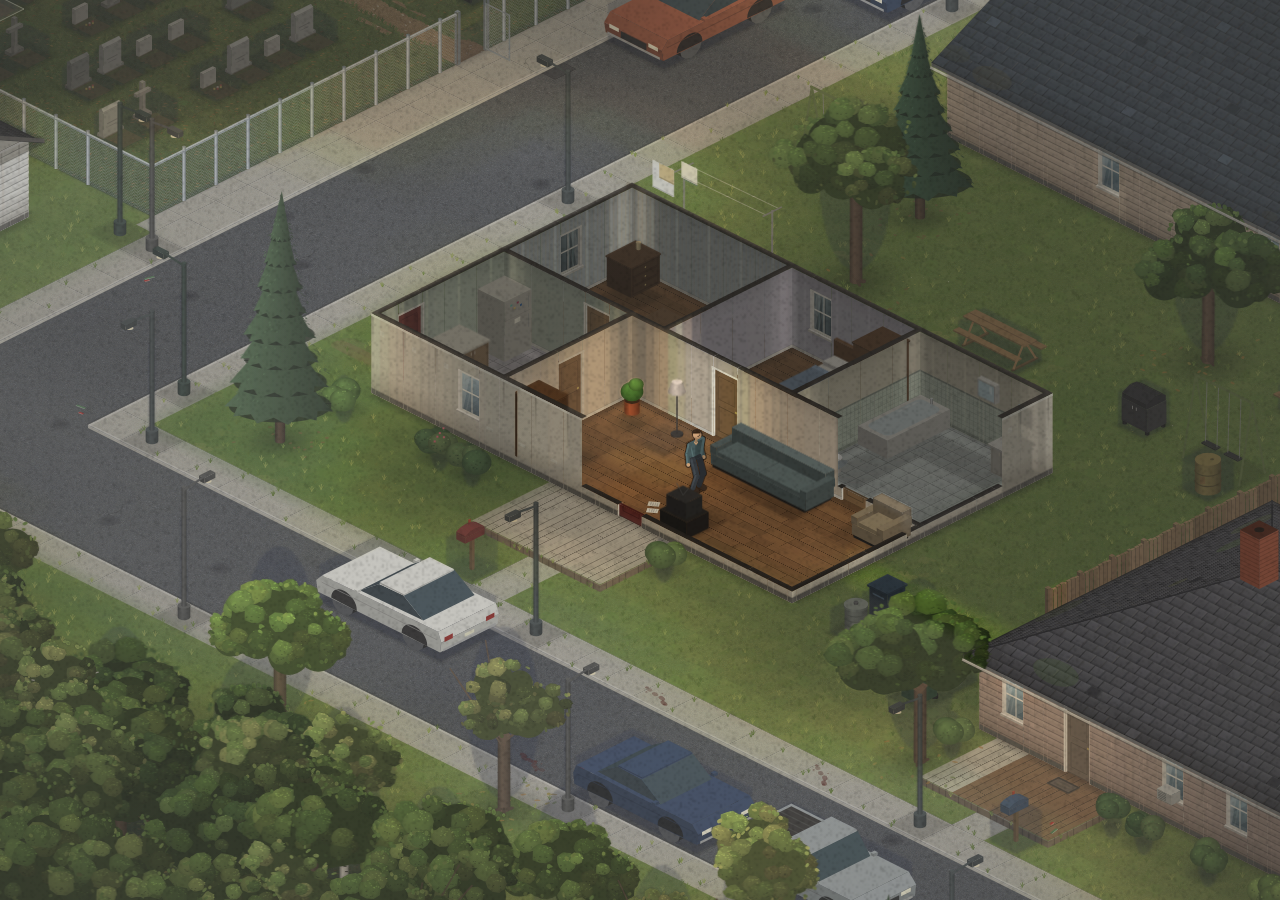
<file: index.html>
<!DOCTYPE html>
<html lang="pt-br">
<head>
<meta charset="UTF-8">
<meta name="viewport" content="width=device-width, initial-scale=1.0">
<title>Vale Quieto</title>
<link rel="stylesheet" href="css/style.css">
</head>
<body>
<canvas id="game"></canvas>
<div id="ui"></div>

<!-- Ordem importa: core primeiro, main por último. Sem build: basta abrir este arquivo. -->
<script src="js/core.js"></script>
<script src="js/items.js"></script>
<script src="js/world.js"></script>
<script src="js/survival.js"></script>
<script src="js/player.js"></script>
<script src="js/zombies.js"></script>
<script src="js/render-core.js"></script>
<script src="js/render-ground.js"></script>
<script src="js/render-walls.js"></script>
<script src="js/render-objects.js"></script>
<script src="js/render-actors.js"></script>
<script src="js/render-light.js"></script>
<script src="js/render-fx.js"></script>
<script src="js/render.js"></script>
<script src="js/audio.js"></script>
<script src="js/ui.js"></script>
<script src="js/main.js"></script>
</body>
</html>
</file>
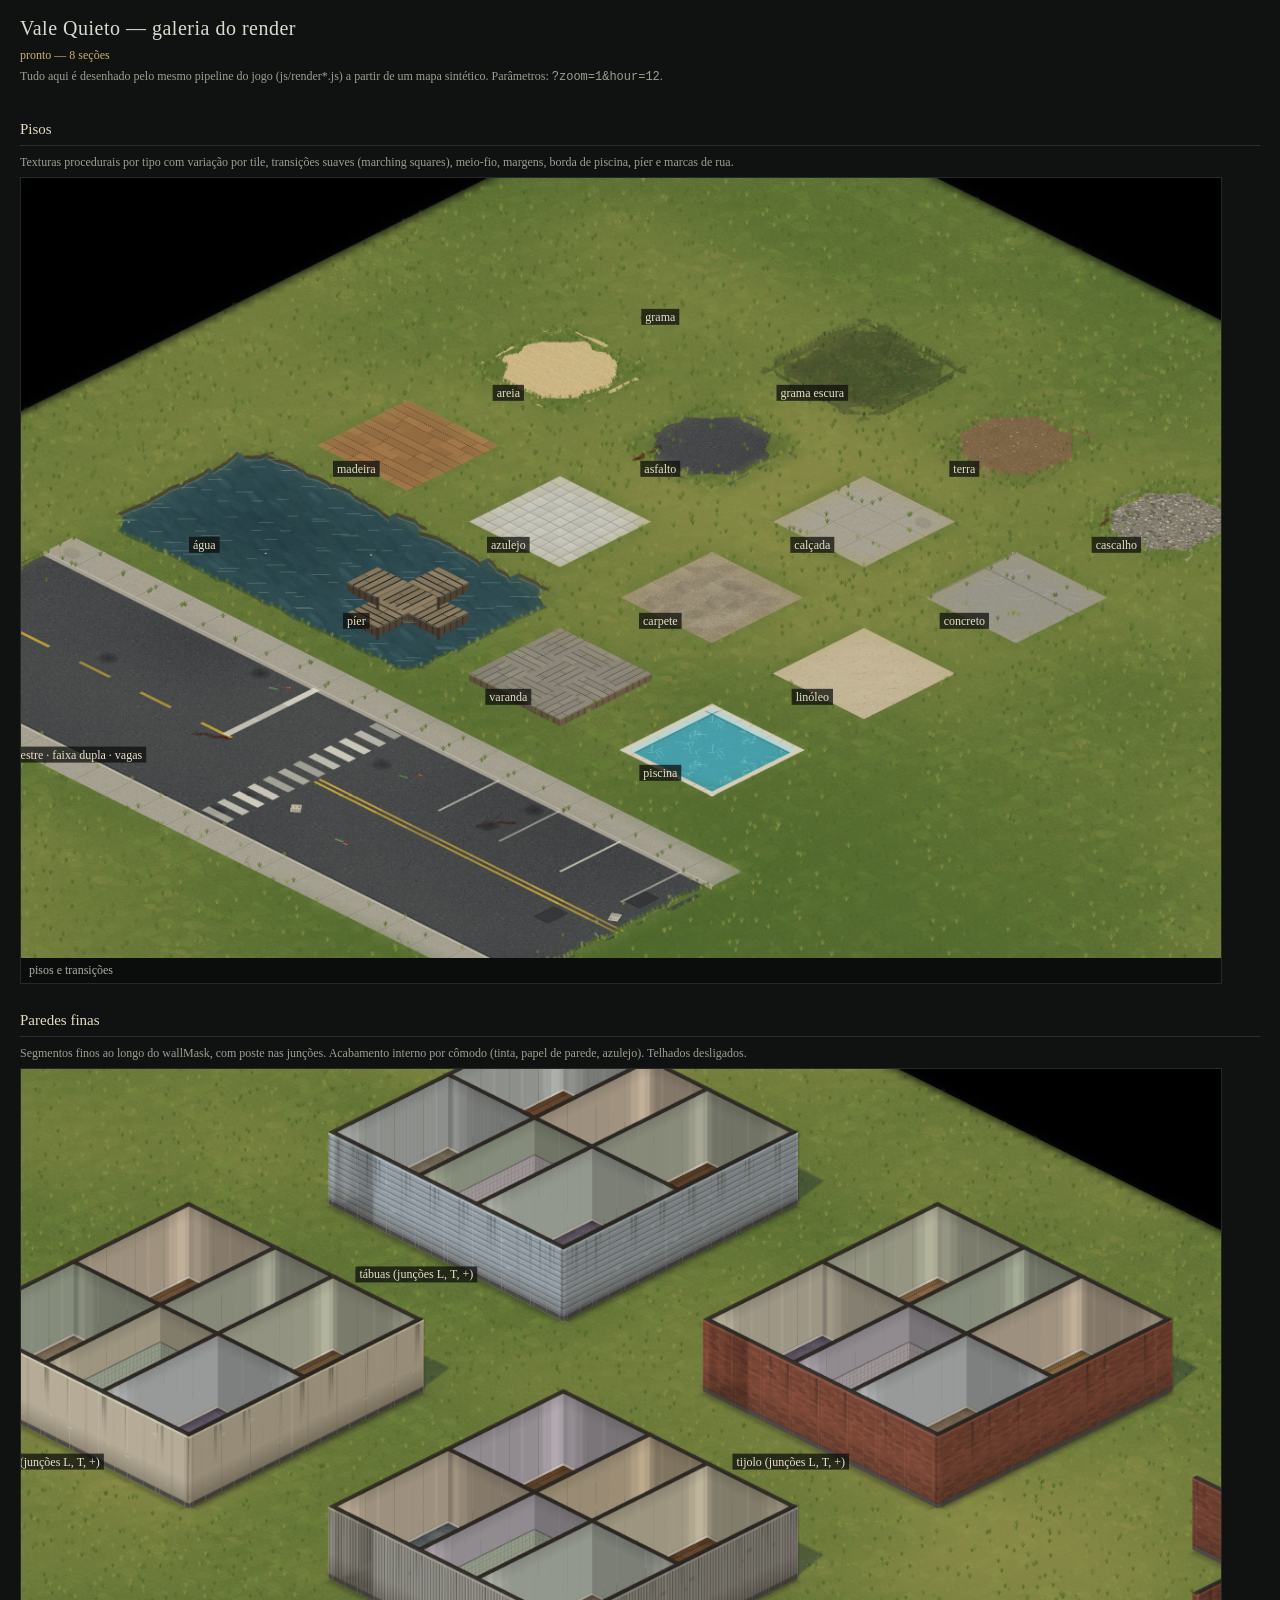
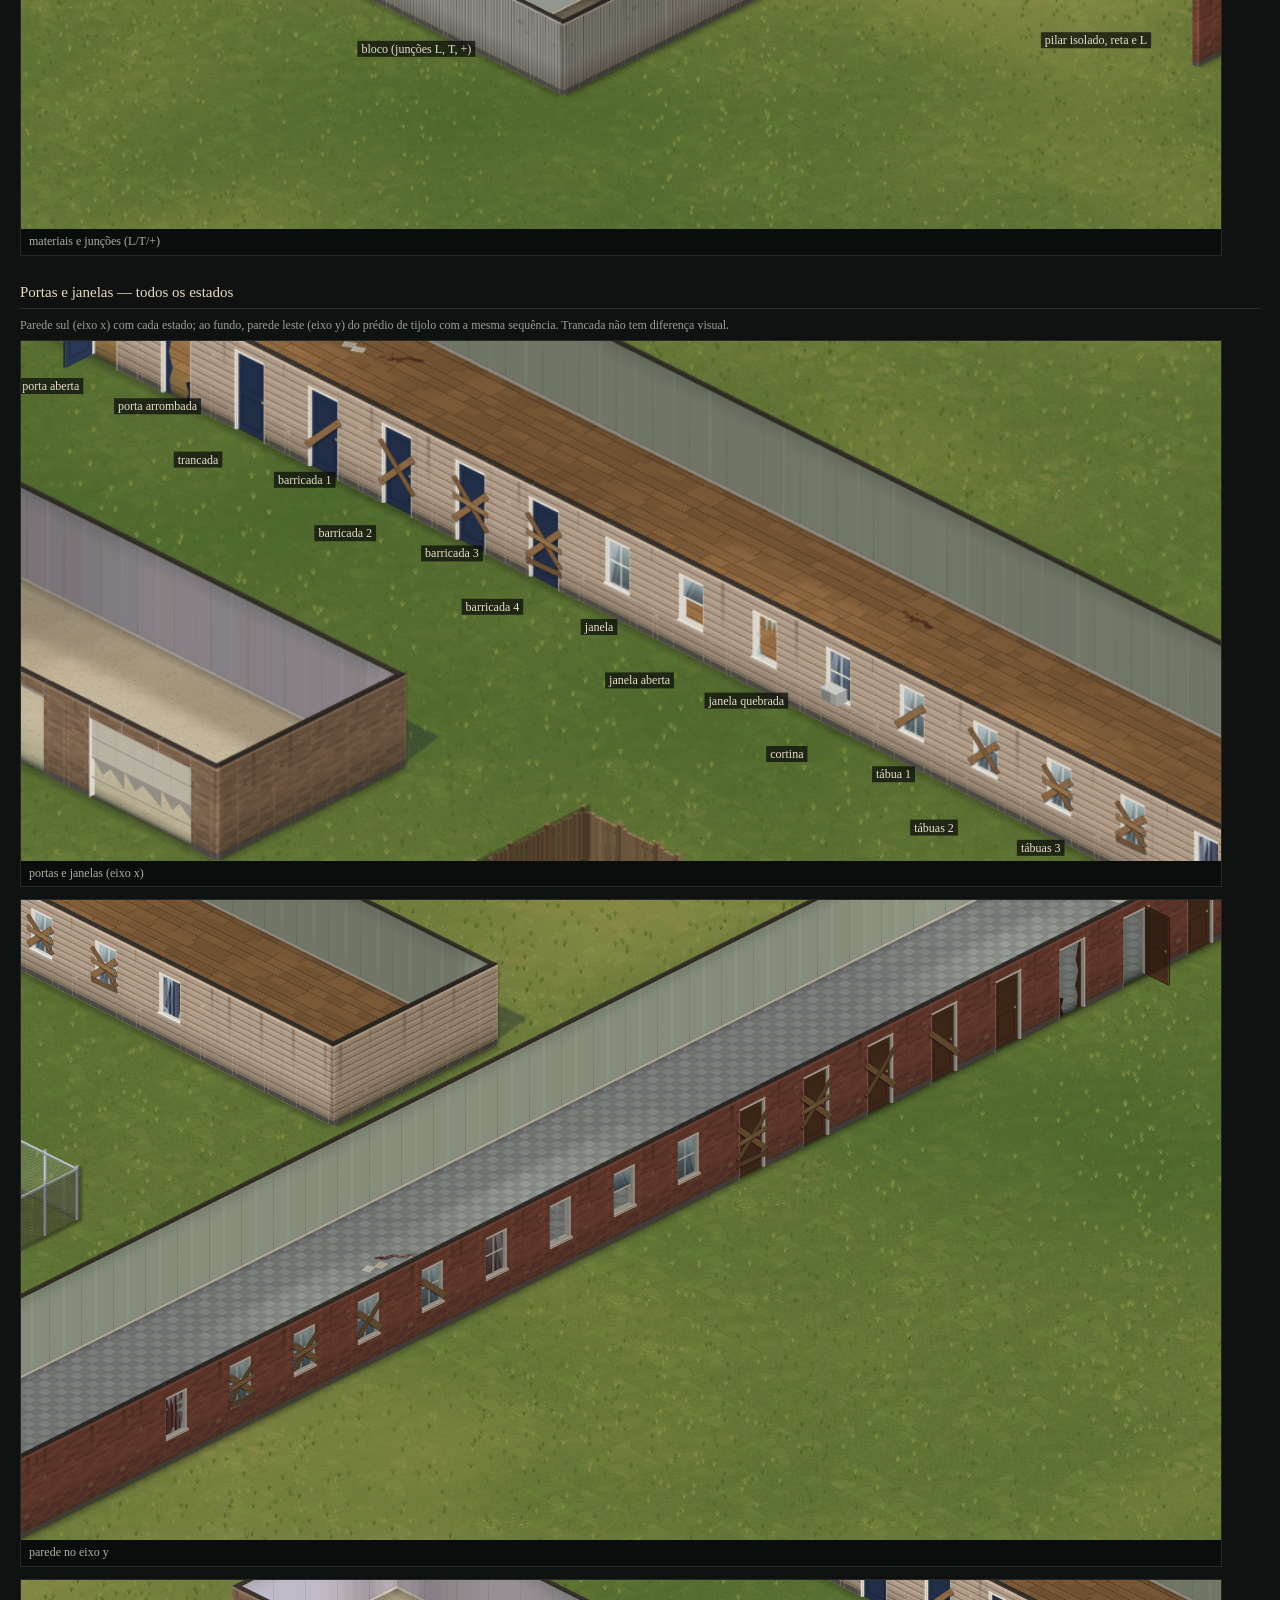
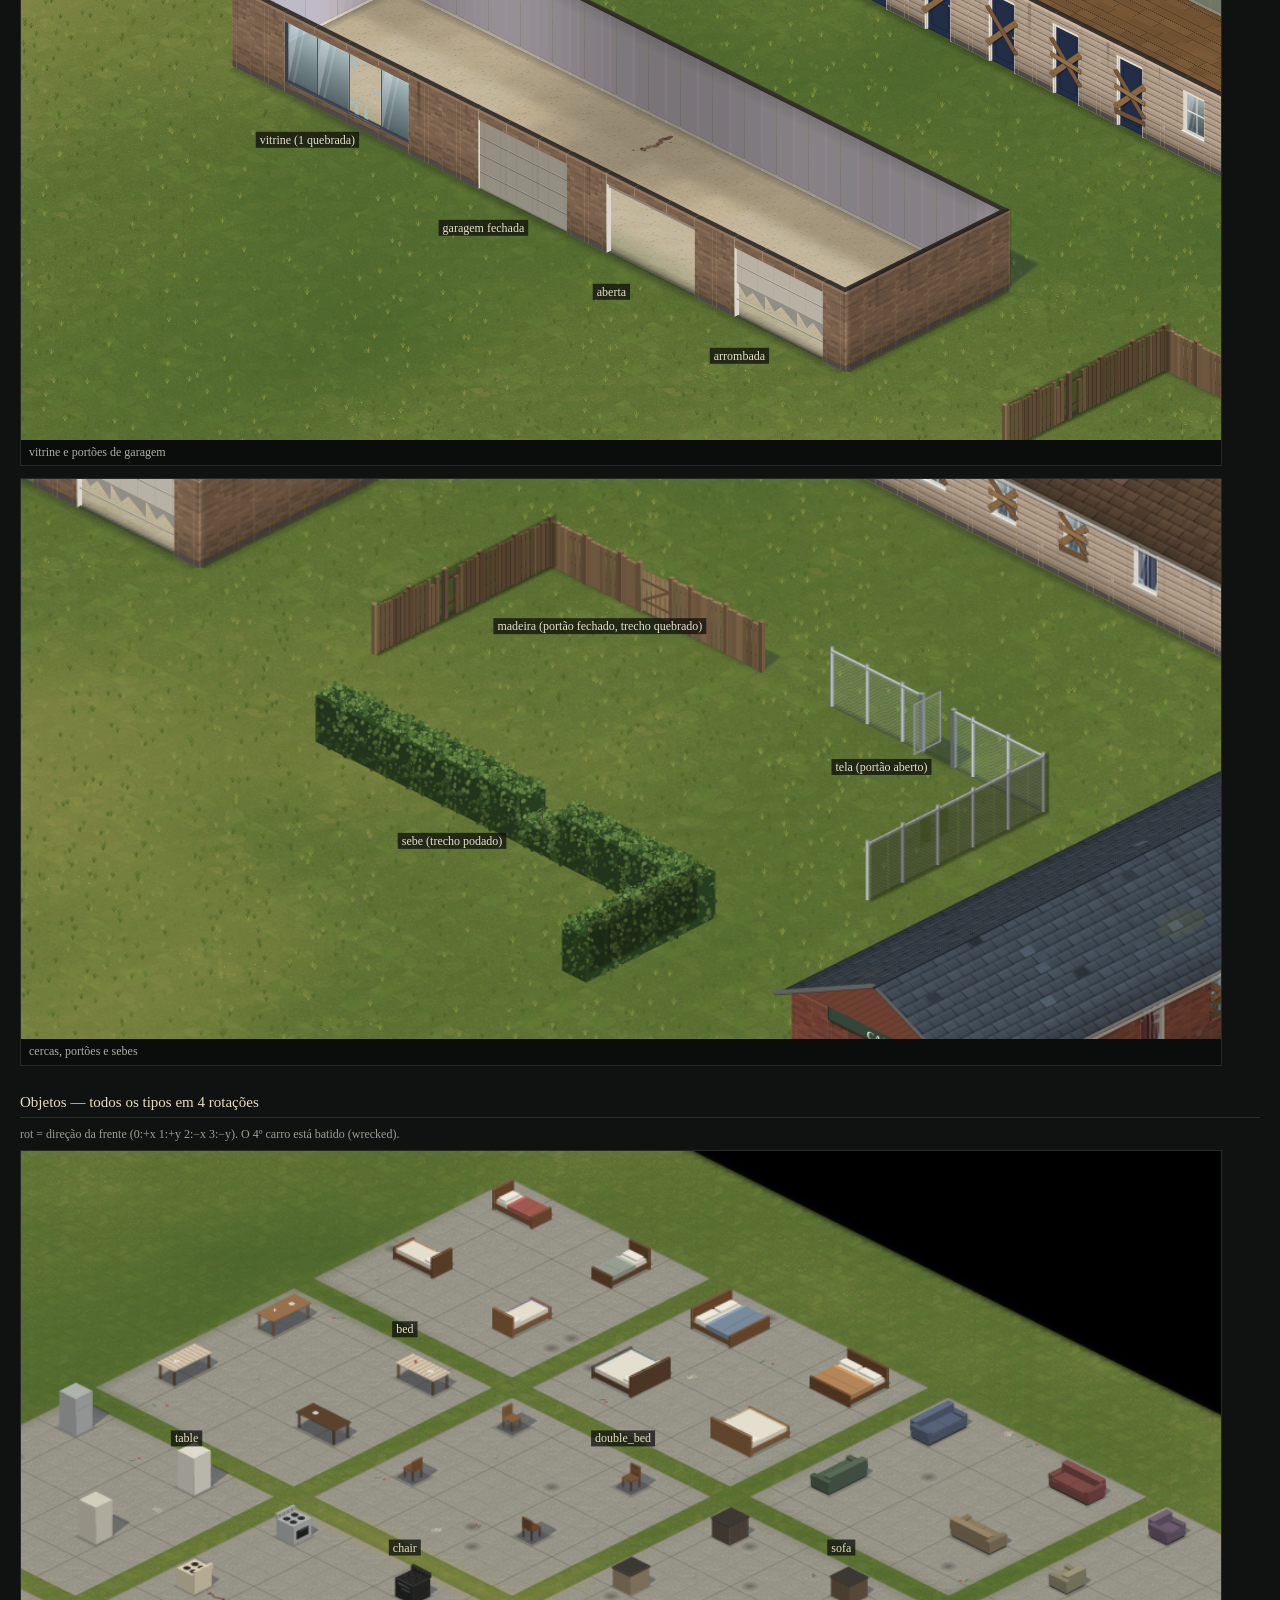
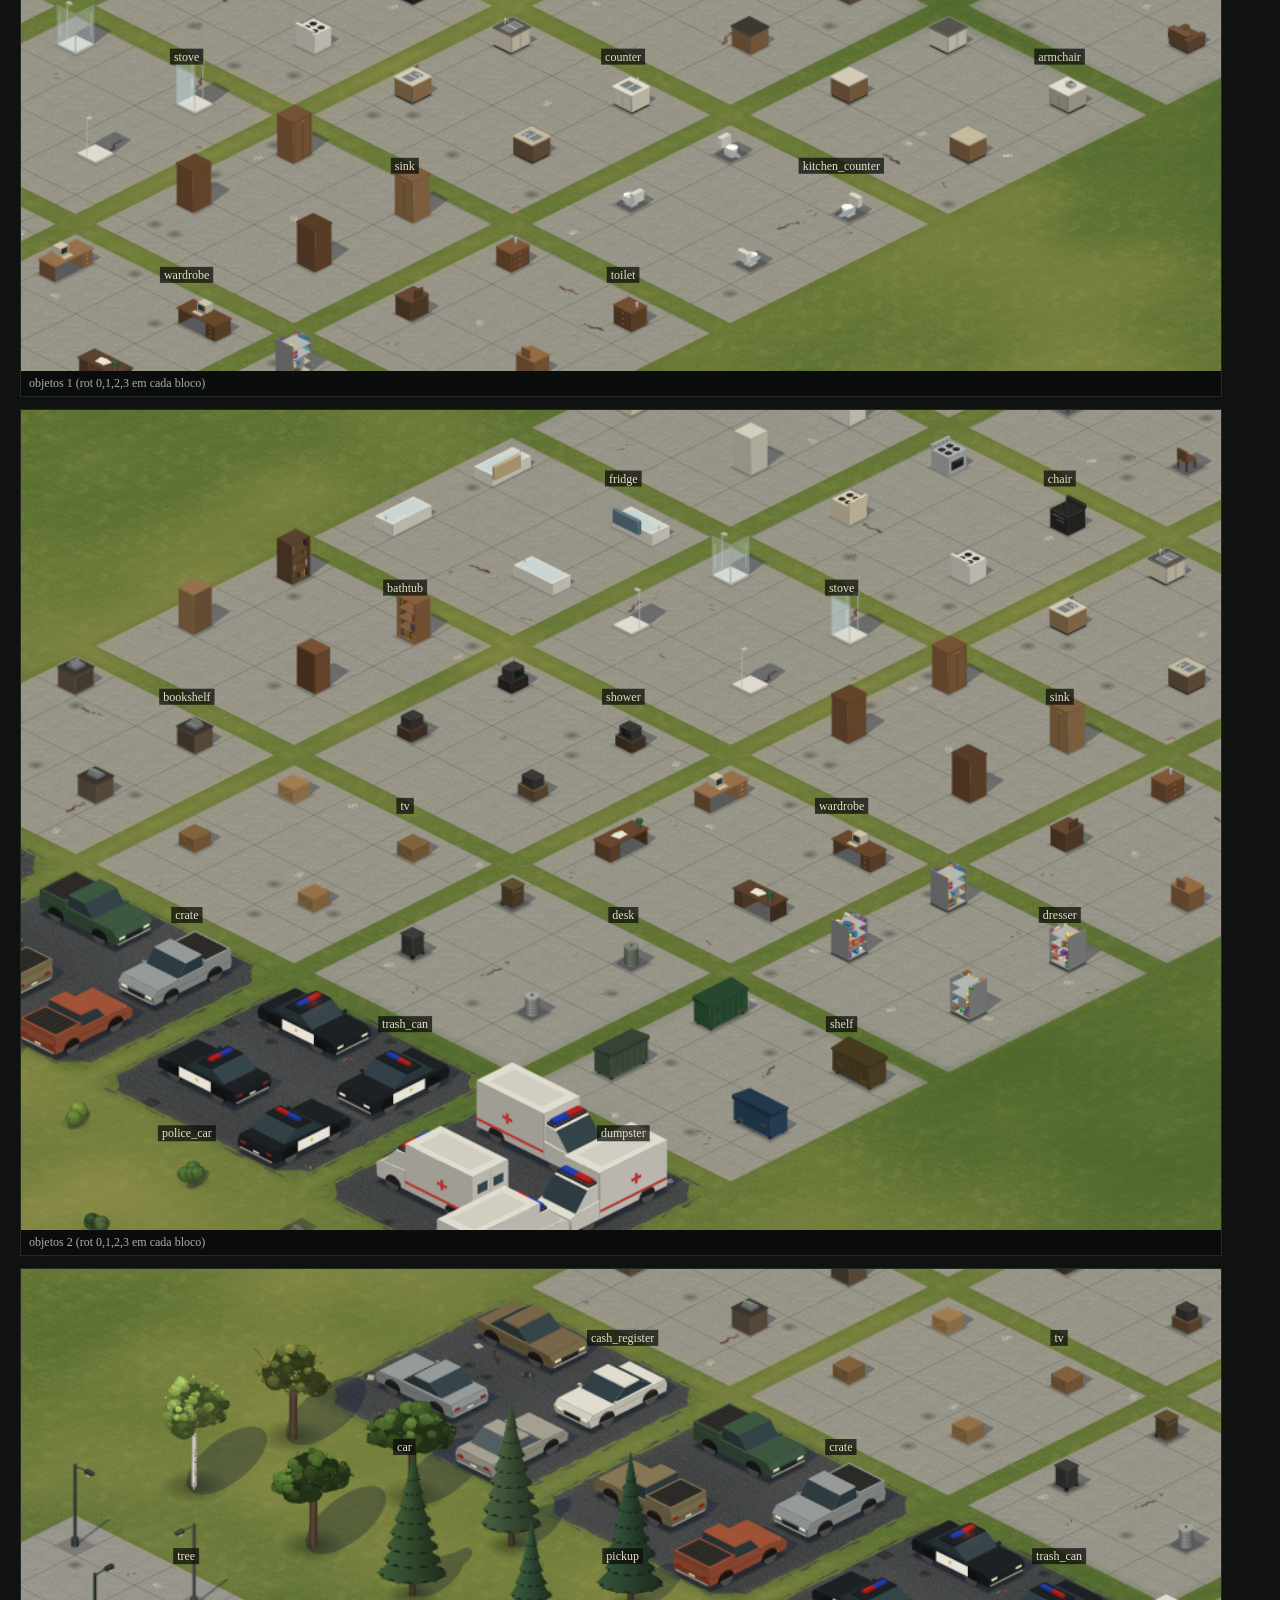
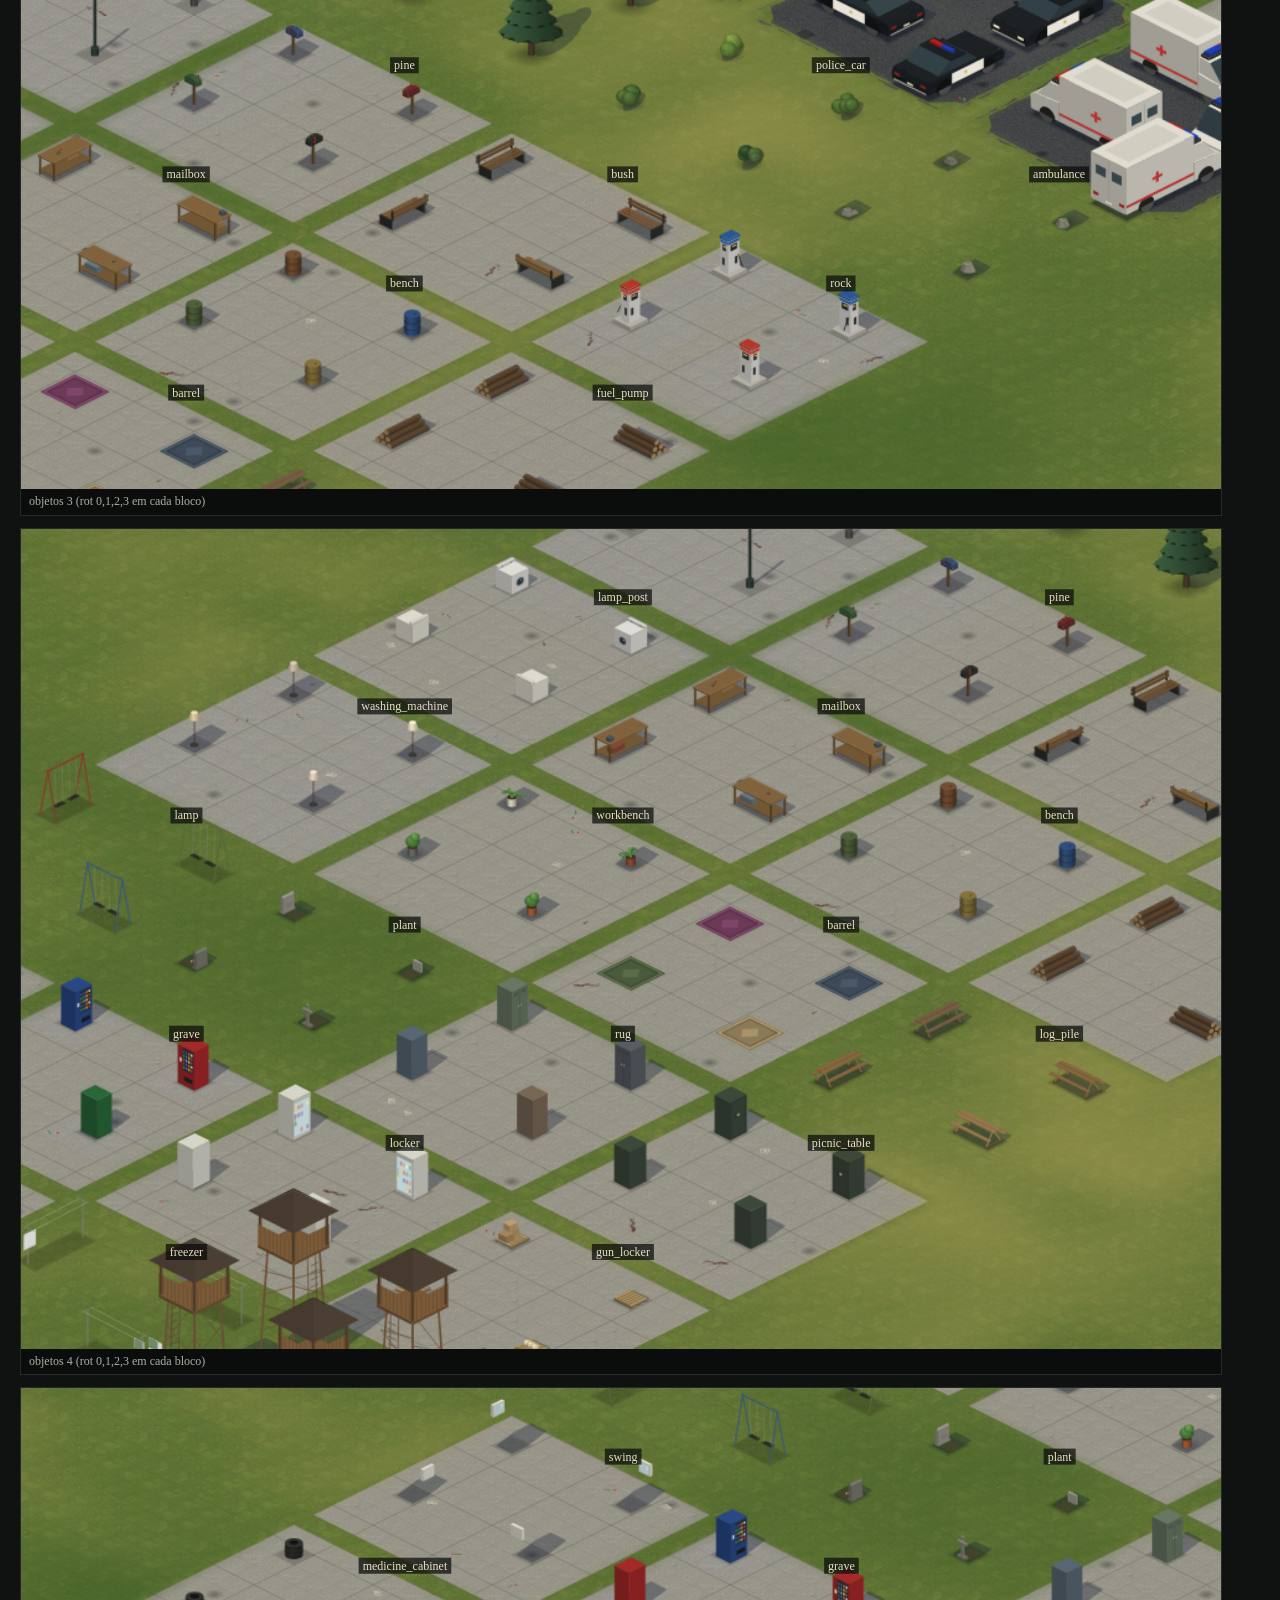
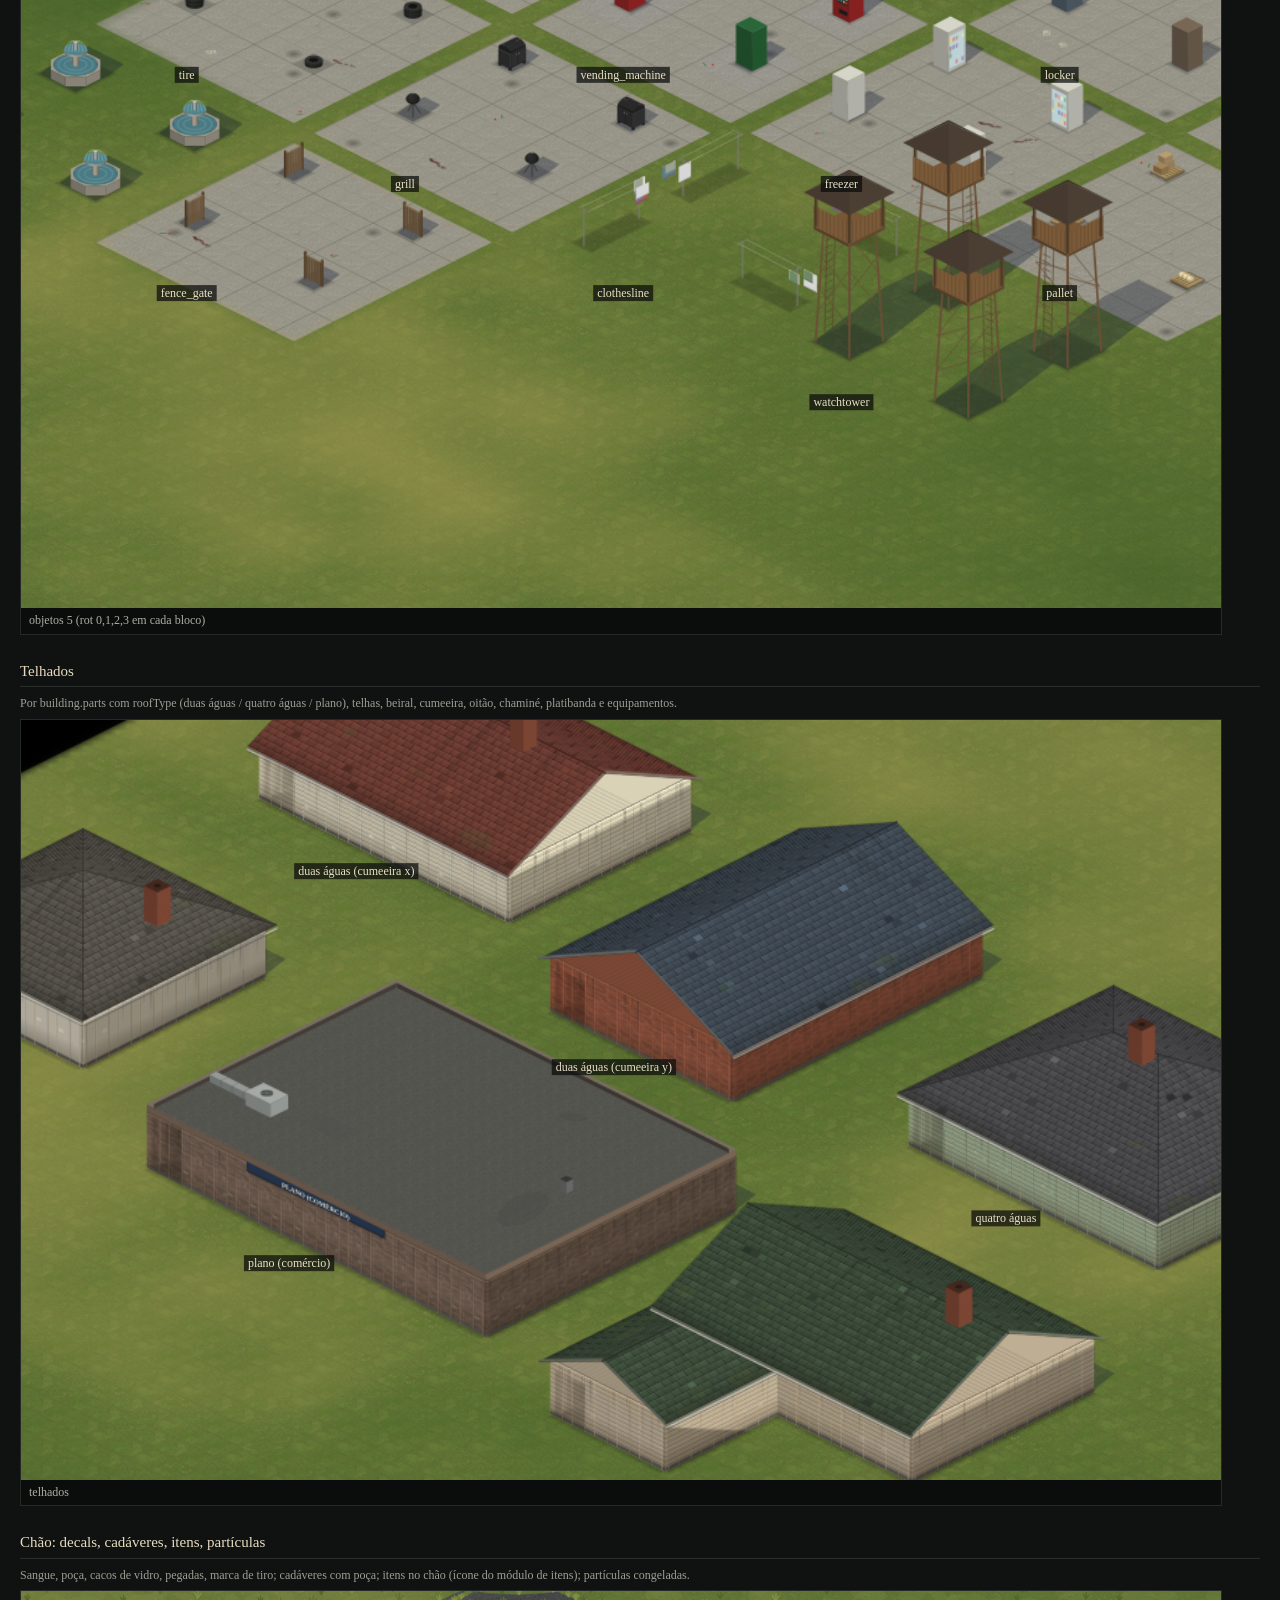
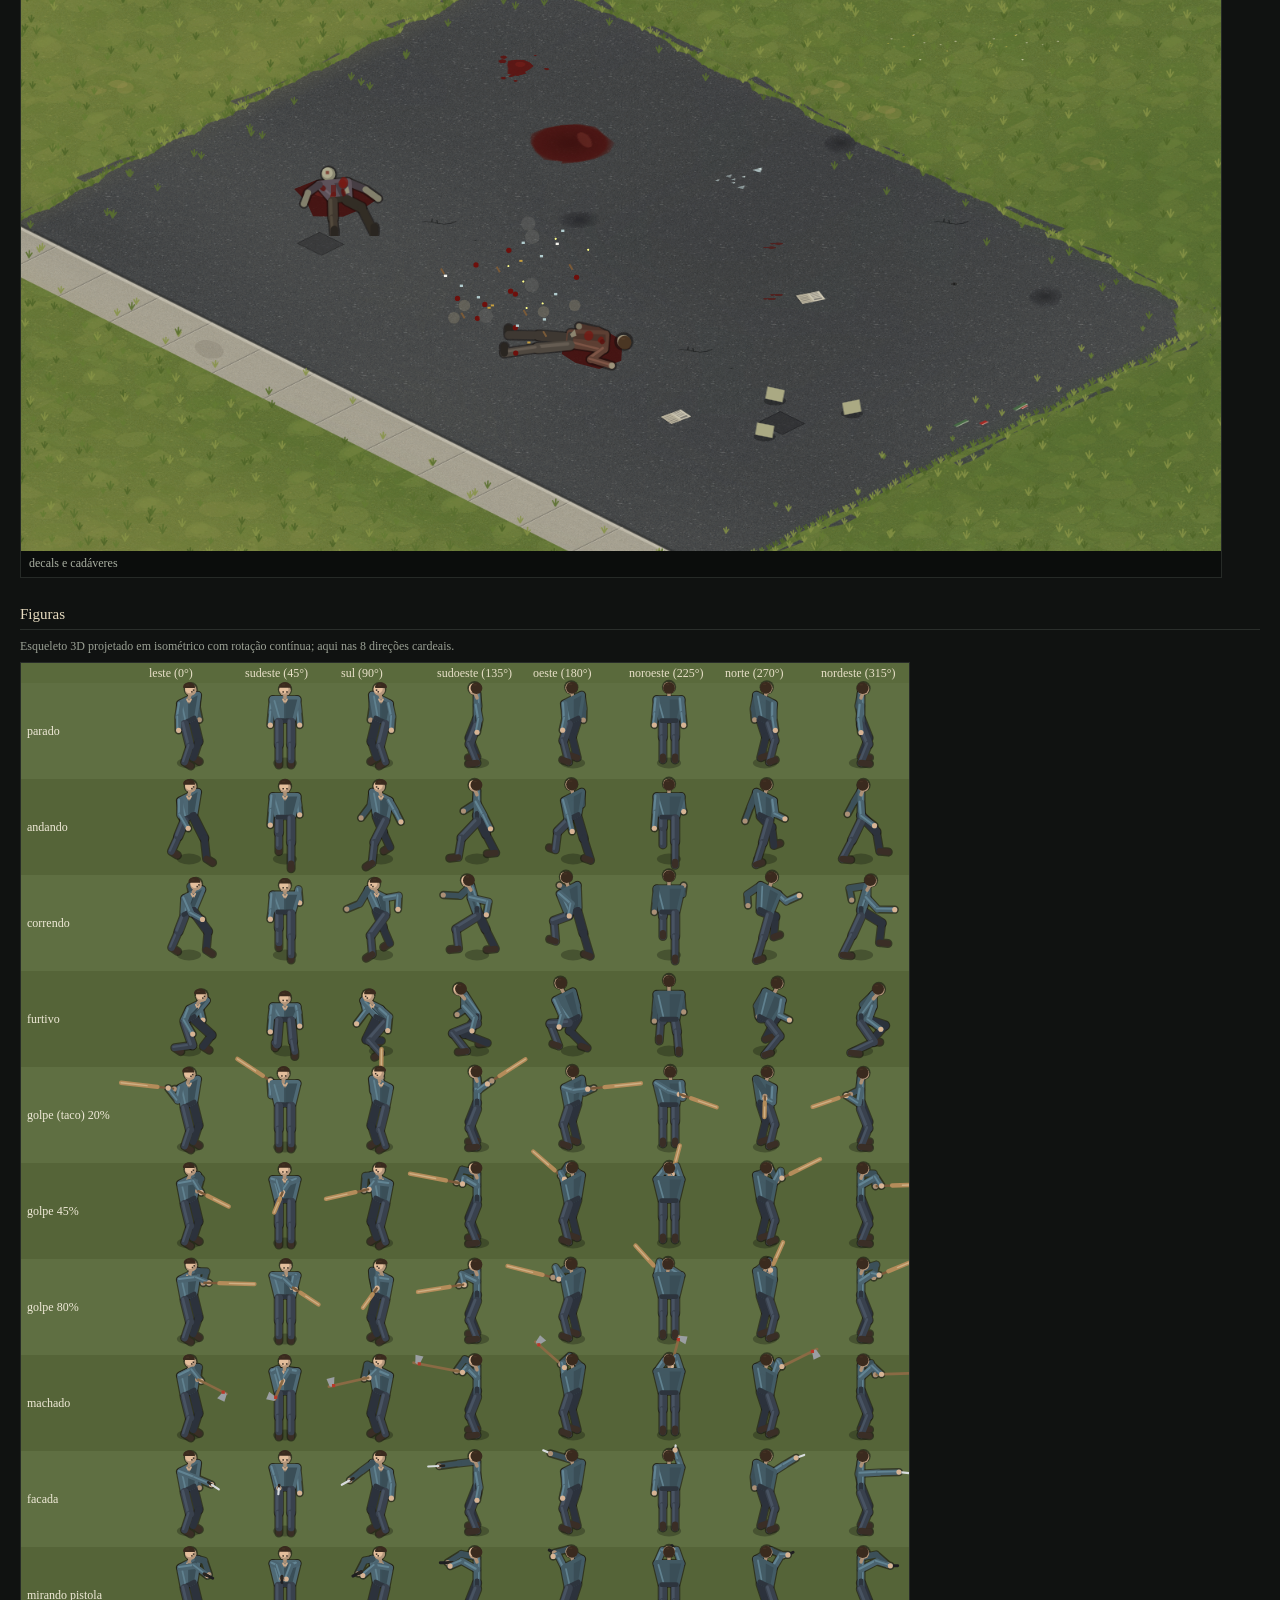
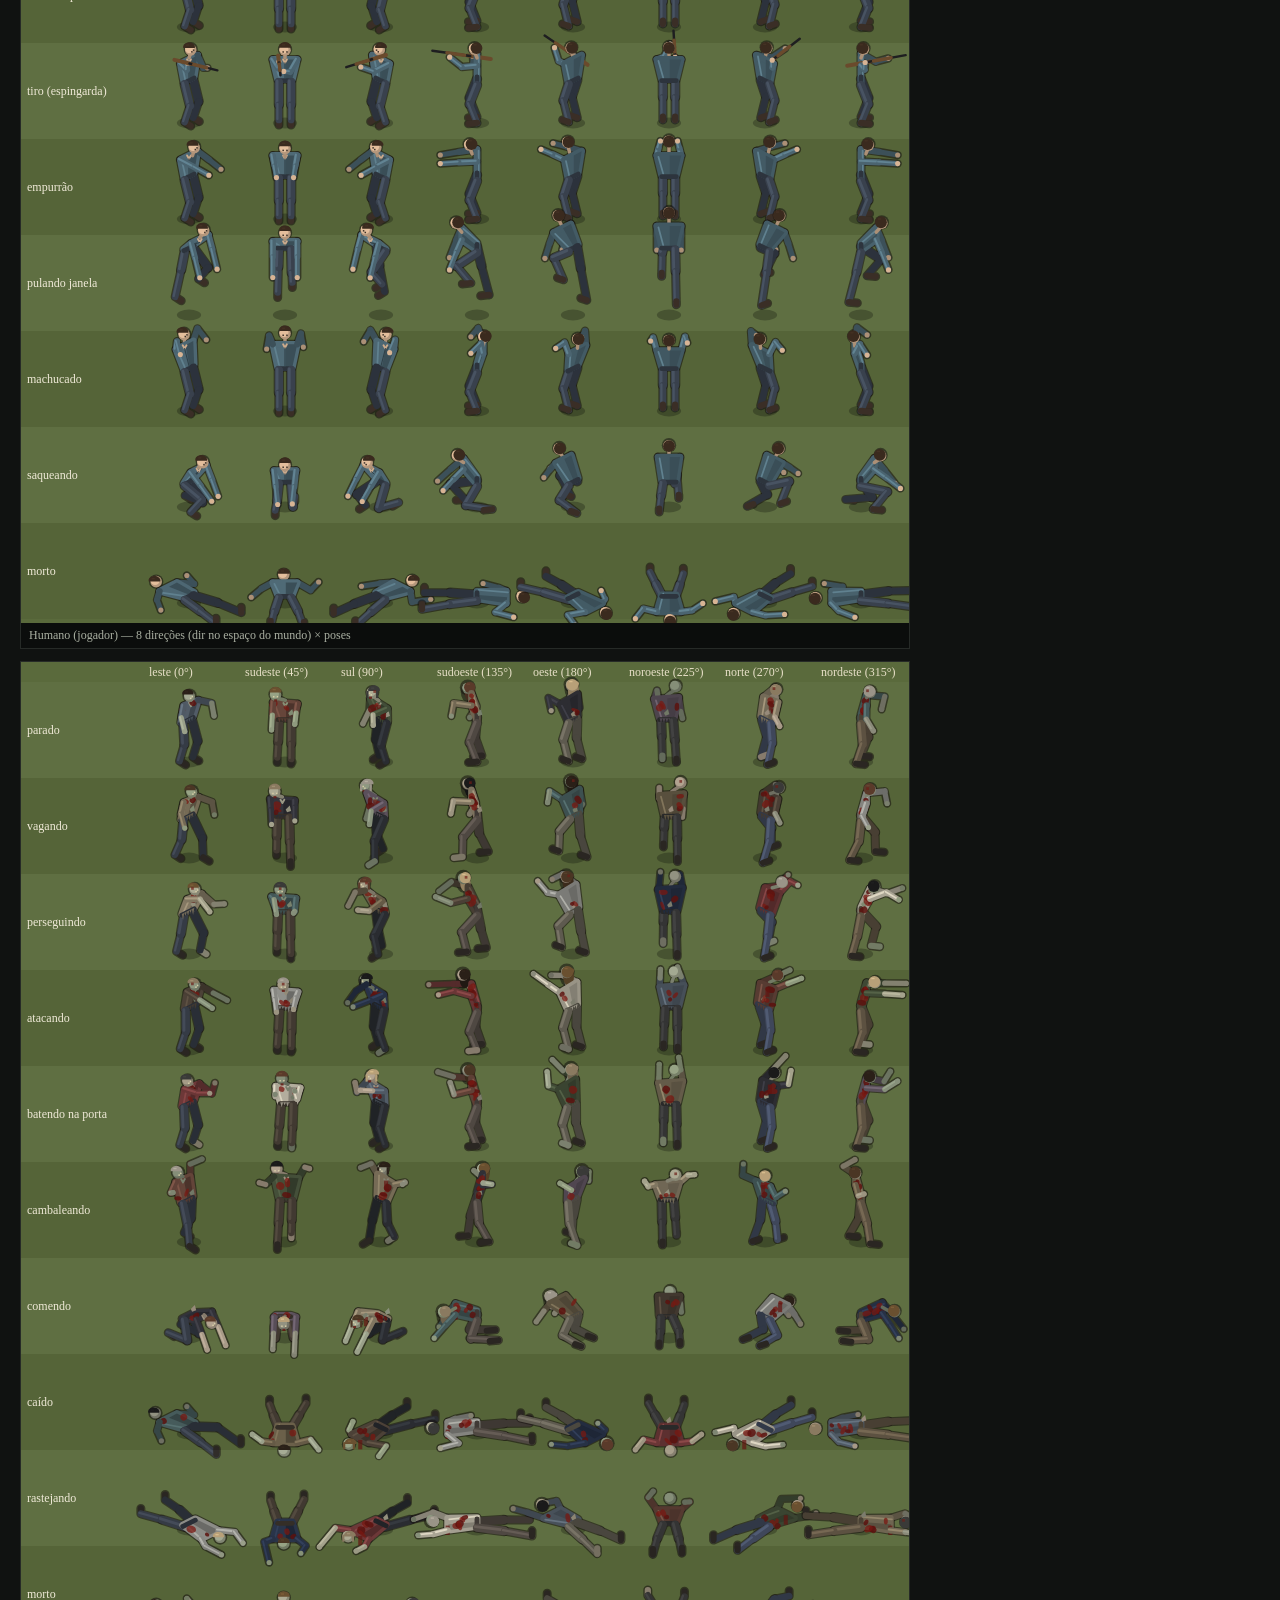
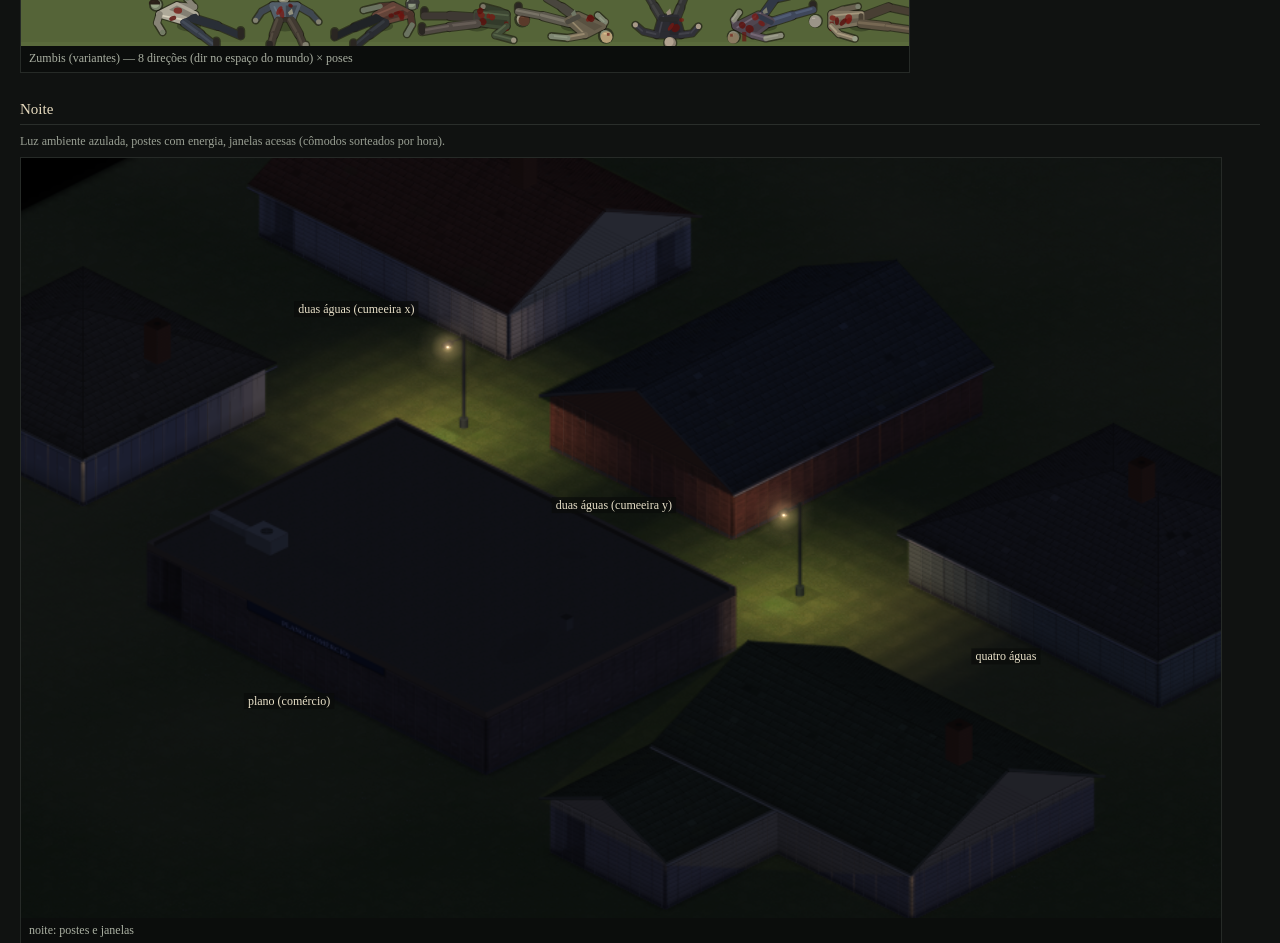
<file: tools/gallery.html>
<!DOCTYPE html>
<html lang="pt-br">
<head>
<meta charset="UTF-8">
<meta name="viewport" content="width=device-width, initial-scale=1.0">
<title>Vale Quieto — galeria do render</title>
<style>
  :root { color-scheme: dark; }
  body { margin: 0; background: #101211; color: #d8dcd0; font: 13px/1.45 Georgia, serif; }
  header { padding: 14px 20px 6px; }
  h1 { font-size: 20px; margin: 0 0 4px; font-weight: normal; letter-spacing: 0.5px; }
  h2 { font-size: 15px; margin: 26px 20px 8px; font-weight: normal; color: #e8dcc0; border-bottom: 1px solid #2a2e2b; padding-bottom: 4px; }
  p.note { margin: 0 20px 6px; color: #9aa094; font-size: 12px; }
  .row { display: flex; flex-wrap: wrap; gap: 12px; padding: 0 20px; }
  figure { margin: 0; background: #0b0d0c; border: 1px solid #262a27; }
  figure canvas { display: block; max-width: 100%; }
  figcaption { padding: 4px 8px; font-size: 12px; color: #aab0a2; }
  #status { color: #c8b070; font-size: 12px; }
</style>
</head>
<body>
<header>
  <h1>Vale Quieto — galeria do render</h1>
  <div id="status">gerando…</div>
  <p class="note" style="margin:4px 0 0">Tudo aqui é desenhado pelo mesmo pipeline do jogo (js/render*.js) a partir de um mapa sintético. Parâmetros: <code>?zoom=1&amp;hour=12</code>.</p>
</header>
<main id="out"></main>

<script src="../js/core.js"></script>
<script src="../js/items.js"></script>
<script src="../js/world.js"></script>
<script src="../js/survival.js"></script>
<script src="../js/player.js"></script>
<script src="../js/zombies.js"></script>
<script src="../js/render-core.js"></script>
<script src="../js/render-ground.js"></script>
<script src="../js/render-walls.js"></script>
<script src="../js/render-objects.js"></script>
<script src="../js/render-actors.js"></script>
<script src="../js/render-light.js"></script>
<script src="../js/render-fx.js"></script>
<script src="../js/render.js"></script>
<script>
(function () {
  'use strict';
  const G = window.G, F = G.FLOOR, W = G.WALL, WS = G.WS, R = G.R;
  const P = G.params;
  const HOUR = P.hour != null ? +P.hour : 12;
  const ZOOM = P.zoom != null ? +P.zoom : 1;
  const out = document.getElementById('out');
  const status = document.getElementById('status');

  // ------------------------------------------------------------------
  // Mapa sintético
  // ------------------------------------------------------------------
  const MW = 200, MH = 200;
  function makeMap() {
    const n = MW * MH;
    return {
      w: MW, h: MH, floor: new Uint8Array(n).fill(F.GRASS), wall: new Uint8Array(n), wallState: new Uint8Array(n),
      wallHp: new Float32Array(n), barricadeHp: new Float32Array(n), wallMask: new Uint8Array(n),
      building: new Uint16Array(n), room: new Uint16Array(n), objAt: new Int32Array(n).fill(-1),
      buildings: [], rooms: [], objects: [], spawnPoint: { x: 5, y: 5 }, zombieSpawns: [], roadMarks: [], bridges: [],
    };
  }
  const m = makeMap();
  const I = (x, y) => y * MW + x;
  const fill = (x, y, w, h, f) => { for (let j = y; j < y + h; j++) for (let i = x; i < x + w; i++) m.floor[I(i, j)] = f; };
  function building(o) {
    const id = m.buildings.length + 1;
    const b = Object.assign({ id, doors: [], parts: [{ x: o.x, y: o.y, w: o.w, h: o.h, ridgeAxis: o.w >= o.h ? 'x' : 'y' }], roofType: 'gable', ridgeAxis: o.w >= o.h ? 'x' : 'y', face: 'S', type: 'house', name: 'Casa', roofColor: '#4a4a4f', wallColor: '#c9d3d6', wall: W.WOOD }, o);
    m.buildings.push(b);
    for (const p of b.parts) for (let j = p.y; j < p.y + p.h; j++) for (let i = p.x; i < p.x + p.w; i++) m.building[I(i, j)] = id;
    // paredes na borda de cada parte (sem as internas compartilhadas)
    for (const p of b.parts) for (let j = p.y; j < p.y + p.h; j++) for (let i = p.x; i < p.x + p.w; i++) {
      let ext = false;
      for (let dj = -1; dj <= 1; dj++) for (let di = -1; di <= 1; di++) { const a = i + di, c = j + dj; if (a < 0 || c < 0 || a >= MW || c >= MH || m.building[I(a, c)] !== id) ext = true; }
      if (ext) m.wall[I(i, j)] = b.wall; else if (!m.wall[I(i, j)]) m.floor[I(i, j)] = o.floor || F.WOOD;
      if (ext) m.floor[I(i, j)] = F.WOOD;
    }
    return b;
  }
  function room(b, type, x, y, w, h, floor) {
    const id = m.rooms.length + 1;
    m.rooms.push({ id, building: b.id, type, x, y, w, h, loot: type });
    for (let j = y; j < y + h; j++) for (let i = x; i < x + w; i++) { m.room[I(i, j)] = id; if (floor) m.floor[I(i, j)] = floor; }
    return id;
  }
  function wallLine(x0, y0, x1, y1, type, b) {
    const dx = Math.sign(x1 - x0), dy = Math.sign(y1 - y0);
    let x = x0, y = y0;
    for (;;) { m.wall[I(x, y)] = type; if (b) m.building[I(x, y)] = b; if (x === x1 && y === y1) break; x += dx; y += dy; }
  }
  const ODEF = G.world.OBJECT_DEFS;
  function obj(type, x, y, rot, extra) {
    const d = ODEF[type] || { a: 1, d: 1, ht: 0.5 };
    const w = rot & 1 ? d.a : d.d, h = rot & 1 ? d.d : d.a;
    const o = Object.assign({ id: m.objects.length, type, x, y, w, h, rot: rot & 3, blocksMove: !!d.block, blocksSight: !!d.sight, height: d.ht, container: null,
      light: d.light ? Object.assign({}, d.light) : null, variant: (x * 7 + y * 3) % 8, building: m.building[I(x, y)], room: m.room[I(x, y)] }, extra || {});
    m.objects.push(o);
    for (let j = y; j < y + h; j++) for (let i = x; i < x + w; i++) m.objAt[I(i, j)] = o.id;
    return o;
  }
  const labels = []; // {sec, x, y, text}

  // ---- Seção 1: pisos (blocos 3×3) ----
  const FLOORS = [['GRASS', 'grama'], ['DARK_GRASS', 'grama escura'], ['DIRT', 'terra'], ['GRAVEL', 'cascalho'], ['SAND', 'areia'], ['ASPHALT', 'asfalto'],
    ['SIDEWALK', 'calçada'], ['CONCRETE', 'concreto'], ['WOOD', 'madeira'], ['TILE', 'azulejo'], ['CARPET', 'carpete'], ['LINOLEUM', 'linóleo'],
    ['WATER', 'água'], ['DOCK', 'píer'], ['PORCH', 'varanda'], ['POOL', 'piscina']];
  const S1 = { x: 6, y: 6 };
  FLOORS.forEach(([k, name], n) => {
    const x = S1.x + (n % 4) * 5, y = S1.y + ((n / 4) | 0) * 5;
    if (k === 'DOCK') { fill(x - 1, y - 1, 5, 5, F.WATER); fill(x, y + 1, 3, 1, F.DOCK); fill(x + 1, y, 1, 3, F.DOCK); }
    else if (k === 'POOL') fill(x, y, 3, 3, F.POOL);
    else if (k === 'WATER') fill(x - 1, y - 1, 5, 5, F.WATER);
    else fill(x, y, 3, 3, F[k]);
    labels.push({ sec: 'floors', x: x + 1.5, y: y + 3.2, text: name });
  });
  // marcas de rua
  fill(S1.x - 1, S1.y + 21, 22, 6, F.ASPHALT);
  fill(S1.x - 1, S1.y + 20, 22, 1, F.SIDEWALK); fill(S1.x - 1, S1.y + 27, 22, 1, F.SIDEWALK);
  m.roadMarks.push({ x0: S1.x - 1, y0: S1.y + 24, x1: S1.x + 9, y1: S1.y + 24, type: 'center_dashed' });
  m.roadMarks.push({ x0: S1.x + 11, y0: S1.y + 24, x1: S1.x + 21, y1: S1.y + 24, type: 'center_solid' });
  m.roadMarks.push({ x0: S1.x + 10.5, y0: S1.y + 21, x1: S1.x + 10.5, y1: S1.y + 27, type: 'crosswalk' });
  m.roadMarks.push({ x0: S1.x + 8, y0: S1.y + 21, x1: S1.x + 8, y1: S1.y + 24, type: 'stop' });
  for (let k = 0; k < 4; k++) m.roadMarks.push({ x0: S1.x + 14 + k * 2, y0: S1.y + 21, x1: S1.x + 14 + k * 2, y1: S1.y + 23, type: 'parking' });
  labels.push({ sec: 'floors', x: S1.x + 5, y: S1.y + 28.5, text: 'faixa tracejada · pare · faixa de pedestre · faixa dupla · vagas' });

  // ---- Seção 2: paredes (junções e materiais) ----
  const S2 = { x: 50, y: 6 };
  const MATS = [[W.WOOD, '#b7c3cc', 'tábuas'], [W.BRICK, '#9a5a45', 'tijolo'], [W.PLASTER, '#e2d6bd', 'reboco'], [W.CONCRETE, '#a8a69e', 'bloco']];
  MATS.forEach(([wt, col, name], n) => {
    const x = S2.x + (n % 2) * 13, y = S2.y + ((n / 2) | 0) * 13;
    const b = building({ x, y, w: 9, h: 9, wall: wt, wallColor: col, type: wt === W.CONCRETE ? 'warehouse' : 'house' });
    // grade interna 3×3 (L, T e +)
    wallLine(x + 3, y + 1, x + 3, y + 7, W.PLASTER, b.id); wallLine(x + 5, y + 1, x + 5, y + 7, W.PLASTER, b.id);
    wallLine(x + 1, y + 4, x + 7, y + 4, W.PLASTER, b.id);
    const rt = ['living', 'bedroom', 'kitchen', 'bathroom', 'hall', 'office'];
    let k = 0;
    for (const [rx, rw] of [[x + 1, 2], [x + 4, 1], [x + 6, 2]]) for (const [ry, rh] of [[y + 1, 3], [y + 5, 3]]) {
      room(b, rt[k % rt.length], rx, ry, rw, rh, [F.WOOD, F.CARPET, F.LINOLEUM, F.TILE, F.WOOD, F.CARPET][k % 6]); k++;
    }
    labels.push({ sec: 'walls', x: x + 4.5, y: y + 9.6, text: name + ' (junções L, T, +)' });
  });
  // ruína: paredes soltas de um prédio sem telhado (pilar, segmento reto, L)
  const ru = building({ x: S2.x + 27, y: S2.y + 1, w: 1, h: 1, wall: W.BRICK, wallColor: '#8a5040', roofType: 'flat' });
  ru.parts = []; // sem telhado
  wallLine(S2.x + 27, S2.y + 5, S2.x + 31, S2.y + 5, W.BRICK, ru.id); wallLine(S2.x + 31, S2.y + 5, S2.x + 31, S2.y + 9, W.BRICK, ru.id);
  labels.push({ sec: 'walls', x: S2.x + 29, y: S2.y + 10.5, text: 'pilar isolado, reta e L' });

  // ---- Seção 3: portas, janelas, portões — todos os estados ----
  const S3 = { x: 6, y: 50 };
  const B3 = building({ x: S3.x, y: S3.y, w: 40, h: 6, wall: W.WOOD, wallColor: '#d8c0a8', roofColor: '#5b4636' });
  room(B3, 'living', S3.x + 1, S3.y + 1, 38, 4, F.WOOD);
  const B3b = building({ x: S3.x + 42, y: S3.y - 16, w: 6, h: 40, wall: W.BRICK, wallColor: '#8a5040', roofColor: '#3f4a58', type: 'store' });
  room(B3b, 'store', S3.x + 43, S3.y - 15, 4, 38, F.LINOLEUM);
  const OPEN = WS.OPEN, BROKEN = WS.BROKEN, LOCKED = WS.LOCKED, CURT = WS.CURTAIN, BAR = (n) => n << WS.BARRICADE_SHIFT;
  const STATES = [
    [W.DOOR, 0, 'porta fechada'], [W.DOOR, OPEN, 'porta aberta'], [W.DOOR, BROKEN, 'porta arrombada'], [W.DOOR, LOCKED, 'trancada'],
    [W.DOOR, BAR(1), 'barricada 1'], [W.DOOR, BAR(2), 'barricada 2'], [W.DOOR, BAR(3), 'barricada 3'], [W.DOOR, BAR(4), 'barricada 4'],
    [W.WINDOW, 0, 'janela'], [W.WINDOW, OPEN, 'janela aberta'], [W.WINDOW, BROKEN, 'janela quebrada'], [W.WINDOW, CURT, 'cortina'],
    [W.WINDOW, BAR(1), 'tábua 1'], [W.WINDOW, BAR(2), 'tábuas 2'], [W.WINDOW, BAR(3), 'tábuas 3'], [W.WINDOW, BAR(4), 'tábuas 4'],
    [W.WINDOW, BROKEN | CURT, 'quebrada + cortina'],
  ];
  STATES.forEach(([wt, st, name], n) => {
    const x = S3.x + 2 + n * 2;
    if (x >= S3.x + 39) return;
    // parede sul (eixo x) — face visível
    m.wall[I(x, S3.y + 5)] = wt; m.wallState[I(x, S3.y + 5)] = st;
    labels.push({ sec: 'doors', x: x + 0.5, y: S3.y + 6.1 + (n % 2) * 0.9, text: name });
    // parede leste (eixo y) do outro prédio
    const y = S3.y - 14 + n * 2;
    if (y < S3.y + 23) { m.wall[I(S3.x + 47, y)] = wt; m.wallState[I(S3.x + 47, y)] = st; }
  });
  // vitrine e portão de garagem
  const S3c = { x: S3.x, y: S3.y + 12 };
  const B3c = building({ x: S3c.x, y: S3c.y, w: 20, h: 6, wall: W.BRICK, wallColor: '#9b7c62', roofColor: '#555b60', roofType: 'flat', type: 'store' });
  room(B3c, 'store', S3c.x + 1, S3c.y + 1, 18, 4, F.LINOLEUM);
  for (let k = 0; k < 4; k++) m.wall[I(S3c.x + 2 + k, S3c.y + 5)] = W.GLASS;
  m.wallState[I(S3c.x + 4, S3c.y + 5)] = BROKEN;
  for (let k = 0; k < 3; k++) { m.wall[I(S3c.x + 8 + k, S3c.y + 5)] = W.GARAGE_DOOR; }
  for (let k = 0; k < 3; k++) { m.wall[I(S3c.x + 12 + k, S3c.y + 5)] = W.GARAGE_DOOR; m.wallState[I(S3c.x + 12 + k, S3c.y + 5)] = OPEN; }
  for (let k = 0; k < 3; k++) { m.wall[I(S3c.x + 16 + k, S3c.y + 5)] = W.GARAGE_DOOR; m.wallState[I(S3c.x + 16 + k, S3c.y + 5)] = BROKEN; }
  labels.push({ sec: 'doors2', x: S3c.x + 4, y: S3c.y + 6.8, text: 'vitrine (1 quebrada)' });
  labels.push({ sec: 'doors2', x: S3c.x + 9.5, y: S3c.y + 6.8, text: 'garagem fechada' });
  labels.push({ sec: 'doors2', x: S3c.x + 13.5, y: S3c.y + 6.8, text: 'aberta' });
  labels.push({ sec: 'doors2', x: S3c.x + 17.5, y: S3c.y + 6.8, text: 'arrombada' });
  // cercas
  const S3f = { x: S3.x + 24, y: S3.y + 12 };
  wallLine(S3f.x, S3f.y, S3f.x + 6, S3f.y, W.FENCE_WOOD); wallLine(S3f.x, S3f.y, S3f.x, S3f.y + 5, W.FENCE_WOOD);
  m.wall[I(S3f.x + 3, S3f.y)] = W.FENCE_GATE; m.wallState[I(S3f.x + 3, S3f.y)] = 0;
  m.wallState[I(S3f.x, S3f.y + 3)] = BROKEN;
  wallLine(S3f.x + 8, S3f.y, S3f.x + 14, S3f.y, W.FENCE_METAL); wallLine(S3f.x + 14, S3f.y, S3f.x + 14, S3f.y + 5, W.FENCE_METAL);
  m.wall[I(S3f.x + 11, S3f.y)] = W.FENCE_GATE; m.wallState[I(S3f.x + 11, S3f.y)] = OPEN;
  m.wallState[I(S3f.x + 14, S3f.y + 3)] = BROKEN;
  wallLine(S3f.x + 2, S3f.y + 8, S3f.x + 12, S3f.y + 8, W.HEDGE); wallLine(S3f.x + 12, S3f.y + 8, S3f.x + 12, S3f.y + 11, W.HEDGE);
  m.wallState[I(S3f.x + 8, S3f.y + 8)] = BROKEN;
  labels.push({ sec: 'fences', x: S3f.x + 3, y: S3f.y + 1.6, text: 'madeira (portão fechado, trecho quebrado)' });
  labels.push({ sec: 'fences', x: S3f.x + 11, y: S3f.y + 1.6, text: 'tela (portão aberto)' });
  labels.push({ sec: 'fences', x: S3f.x + 7, y: S3f.y + 9.8, text: 'sebe (trecho podado)' });

  // ---- Seção 4: objetos (todos os tipos × 4 rotações) ----
  const S4 = { x: 100, y: 6 };
  const TYPES = ['bed', 'double_bed', 'sofa', 'armchair', 'table', 'chair', 'counter', 'kitchen_counter', 'fridge', 'stove', 'sink', 'toilet', 'bathtub', 'shower',
    'wardrobe', 'dresser', 'bookshelf', 'tv', 'desk', 'shelf', 'cash_register', 'crate', 'trash_can', 'dumpster', 'car', 'pickup', 'police_car', 'ambulance',
    'tree', 'pine', 'bush', 'rock', 'lamp_post', 'mailbox', 'bench', 'fuel_pump', 'washing_machine', 'workbench', 'barrel', 'log_pile', 'lamp', 'plant', 'rug',
    'picnic_table', 'swing', 'grave', 'locker', 'gun_locker', 'medicine_cabinet', 'vending_machine', 'freezer', 'pallet', 'tire', 'grill', 'clothesline',
    'watchtower', 'fountain', 'fence_gate'];
  const COLS = 4, CELL = 11; // 4 colunas: todas as linhas cabem no mapa 200×200
  TYPES.forEach((t, n) => {
    const cx = S4.x + (n % COLS) * CELL, cy = S4.y + ((n / COLS) | 0) * CELL;
    fill(cx, cy, CELL - 1, CELL - 1, t === 'car' || t === 'pickup' || t === 'police_car' || t === 'ambulance' ? F.ASPHALT : ['tree', 'pine', 'bush', 'rock', 'grave', 'swing', 'watchtower', 'clothesline', 'fountain', 'picnic_table'].includes(t) ? F.GRASS : F.CONCRETE);
    for (let r = 0; r < 4; r++) {
      const x = cx + 1 + (r & 1) * 6, y = cy + 1 + (r >> 1) * 5;
      obj(t, x, y, r, t === 'car' && r === 3 ? { wrecked: true } : null);
    }
    labels.push({ sec: 'obj', x: cx + 5, y: cy + 10.4, text: t });
  });

  // ---- Seção 5: telhados ----
  const S5 = { x: 6, y: 110 };
  const roofs = [
    { x: S5.x, y: S5.y, w: 12, h: 9, roofType: 'gable', roofColor: '#6b3a32', wallColor: '#e4dcc5', wall: W.WOOD, name: 'duas águas (cumeeira x)' },
    { x: S5.x + 16, y: S5.y, w: 9, h: 12, roofType: 'gable', roofColor: '#3f4a58', wallColor: '#9a5a45', wall: W.BRICK, name: 'duas águas (cumeeira y)' },
    { x: S5.x + 30, y: S5.y, w: 12, h: 10, roofType: 'hip', roofColor: '#4a4a4f', wallColor: '#a9b79a', wall: W.WOOD, name: 'quatro águas' },
    { x: S5.x, y: S5.y + 16, w: 9, h: 9, roofType: 'hip', roofColor: '#57534e', wallColor: '#d8d2c0', wall: W.PLASTER, name: 'pirâmide' },
    { x: S5.x + 14, y: S5.y + 16, w: 16, h: 12, roofType: 'flat', roofColor: '#555b60', wallColor: '#7f6a5c', wall: W.BRICK, type: 'police', name: 'plano (comércio)' },
  ];
  for (const r of roofs) { const b = building(r); room(b, 'living', r.x + 1, r.y + 1, r.w - 2, r.h - 2, F.WOOD); labels.push({ sec: 'roofs', x: r.x + r.w / 2, y: r.y + r.h + 0.8, text: r.name }); }
  // casa em L (2 partes) e celeiro
  const L = building({ x: S5.x + 34, y: S5.y + 16, w: 12, h: 9, roofType: 'gable', roofColor: '#3e4f3e', wallColor: '#c6b7a0', wall: W.WOOD,
    parts: [{ x: S5.x + 34, y: S5.y + 16, w: 12, h: 9, ridgeAxis: 'x' }, { x: S5.x + 34, y: S5.y + 24, w: 6, h: 6, ridgeAxis: 'y' }] });
  room(L, 'living', S5.x + 35, S5.y + 17, 10, 7, F.WOOD);
  labels.push({ sec: 'roofs', x: S5.x + 40, y: S5.y + 31, text: 'casa em L (2 partes)' });

  // ---- Seção 6: chão com decals / cadáveres / itens ----
  const S6 = { x: 60, y: 110 };
  fill(S6.x, S6.y, 14, 10, F.ASPHALT); fill(S6.x, S6.y + 10, 14, 1, F.SIDEWALK);

  // mapa pronto: máscaras de parede
  G.world.setMap(m);
  for (let y = 0; y < MH; y++) for (let x = 0; x < MW; x++) if (m.wall[I(x, y)]) G.world.updateWallMask(x, y);
  for (let i = 0; i < MW * MH; i++) if (m.wall[i]) m.wallHp[i] = 50;

  // ------------------------------------------------------------------
  // Estado falso e render
  // ------------------------------------------------------------------
  const player = { x: 190, y: 190, dir: 0.8, alive: true, hp: 100, anim: { state: 'idle', t: 0 }, equipped: { main: null }, flashlightOn: false, inventory: { items: [] } };
  const state = {
    mode: 'paused', seed: 1, time: HOUR * 60, timeScale: 1, realTime: 3, light: 1,
    weather: { rain: 0, fog: 0, wind: 0.25, cloud: 0, lightning: 0, storm: false, temperature: 24 },
    power: true, water: true, map: m, player, zombies: [], corpses: [], groundItems: [], decals: [], particles: [], noises: [], fov: null, stats: {},
  };
  G.state = state;
  const cv = document.createElement('canvas');
  cv.width = 1200; cv.height = 680;
  G.render.init(cv);
  Object.assign(G.render.opts, { fov: false, overlays: false, post: false, weather: true, roofs: true, shadows: true, sync: true });
  G.camera.viewW = cv.width; G.camera.viewH = cv.height;

  function shot(title, cx, cy, zoom, opts, lbl, w, h, prep) {
    Object.assign(G.render.opts, { roofs: true }, opts || {});
    if (w && h) { cv.width = w; cv.height = h; G.render.resize(w, h); G.camera.viewW = w; G.camera.viewH = h; }
    else if (cv.width !== 1200) { cv.width = 1200; cv.height = 680; G.render.resize(1200, 680); G.camera.viewW = 1200; G.camera.viewH = 680; }
    G.camera.x = cx; G.camera.y = cy; G.camera.zoom = zoom;
    G.camera.update(0);
    if (prep) prep();
    for (let k = 0; k < 4; k++) G.render.draw(state, 0.3);
    const c = document.createElement('canvas');
    c.width = cv.width; c.height = cv.height;
    const g = c.getContext('2d');
    g.drawImage(cv, 0, 0);
    // legendas
    g.font = '12px Georgia, serif'; g.textAlign = 'center';
    for (const l of labels) {
      if (l.sec !== lbl) continue;
      const p = G.iso.toScreen(l.x, l.y);
      const tw = g.measureText(l.text).width;
      g.fillStyle = 'rgba(10,12,11,0.72)'; g.fillRect(p.x - tw / 2 - 4, p.y - 11, tw + 8, 16);
      g.fillStyle = '#e8e0c8'; g.fillText(l.text, p.x, p.y + 1);
    }
    const f = document.createElement('figure');
    f.appendChild(c);
    const cap = document.createElement('figcaption'); cap.textContent = title; f.appendChild(cap);
    return f;
  }
  function section(title, note, figs) {
    const h = document.createElement('h2'); h.textContent = title; out.appendChild(h);
    if (note) { const p = document.createElement('p'); p.className = 'note'; p.textContent = note; out.appendChild(p); }
    const row = document.createElement('div'); row.className = 'row';
    for (const f of figs) row.appendChild(f);
    out.appendChild(row);
  }

  // ------------------------------------------------------------------
  // Figuras: humanos e zumbis em 8 direções e várias poses
  // ------------------------------------------------------------------
  function figureSheet(kind) {
    const RA = R.actors;
    const poses = kind === 'human'
      ? [['parado', { anim: 'idle' }], ['andando', { anim: 'walk', spd: 1.8, ph: 1.2 }], ['correndo', { anim: 'run', spd: 4.5, ph: 0.8, run: true }], ['furtivo', { anim: 'sneak', spd: 1, ph: 1, sneak: true }],
        ['golpe (taco) 20%', { anim: 'attack', swing: 0.2, w: 'baseball_bat' }], ['golpe 45%', { anim: 'attack', swing: 0.45, w: 'baseball_bat' }], ['golpe 80%', { anim: 'attack', swing: 0.8, w: 'baseball_bat' }],
        ['machado', { anim: 'attack', swing: 0.45, w: 'axe' }], ['facada', { anim: 'attack', swing: 0.3, w: 'kitchen_knife' }], ['mirando pistola', { anim: 'aim', aiming: true, w: 'pistol' }],
        ['tiro (espingarda)', { anim: 'shoot', aiming: true, w: 'shotgun', t: 0.02 }], ['empurrão', { anim: 'shove', swing: 0.35 }], ['pulando janela', { anim: 'climb', t: 0.5 }],
        ['machucado', { anim: 'hurt', t: 0.05 }], ['saqueando', { anim: 'loot' }], ['morto', { dead: true }]]
      : [['parado', { st: 'idle' }], ['vagando', { st: 'wander', spd: 0.7, ph: 1.3 }], ['perseguindo', { st: 'chase', spd: 1.4, ph: 0.6 }], ['atacando', { st: 'attack' }],
        ['batendo na porta', { st: 'bang' }], ['cambaleando', { st: 'stagger' }], ['comendo', { st: 'eat' }], ['caído', { st: 'down' }], ['rastejando', { st: 'crawl' }], ['morto', { st: 'dead' }]];
    const cw = 96, ch = 96, cols = 8;
    const c = document.createElement('canvas');
    c.width = cw * cols + 120; c.height = ch * poses.length + 24;
    const g = c.getContext('2d');
    g.fillStyle = '#5a6a3c'; g.fillRect(0, 0, c.width, c.height);
    g.font = '12px Georgia, serif';
    for (let r = 0; r < poses.length; r++) {
      const [name, o] = poses[r];
      g.fillStyle = r & 1 ? 'rgba(0,0,0,0.06)' : 'rgba(255,255,255,0.03)'; g.fillRect(0, 20 + r * ch, c.width, ch);
      g.fillStyle = '#f0ead8'; g.fillText(name, 6, 20 + r * ch + ch / 2 + 4);
      for (let d = 0; d < cols; d++) {
        const dir = d * Math.PI / 4;
        const X = 120 + d * cw + cw / 2, Y = 20 + r * ch + ch - 16;
        g.save();
        const z = 1.35;
        g.setTransform(z, 0, 0, z, X, Y);
        g.fillStyle = 'rgba(0,0,0,0.25)'; g.beginPath(); g.ellipse(0, 0, 9, 4, 0, 0, 6.283); g.fill();
        if (kind === 'human') {
          const p = { id: 3, x: 0, y: 0, dir, alive: !o.dead, running: !!o.run, sneaking: !!o.sneak, aiming: !!o.aiming, anim: { state: o.anim, t: o.t != null ? o.t : o.swing || 0, swing: o.swing }, equipped: { main: o.w ? { type: o.w } : null }, flashlightOn: false };
          RA.track(p, 0);
          const a = RA.data(p); a.spd = o.spd || 0; a.phase = o.ph || 0; a.t = 1;
          RA.drawPlayer(g, p, 0, state);
        } else {
          const zz = { id: 11 + r * 3 + d, x: 0, y: 0, dir, state: o.st, variant: { skin: (r + d) % 8, shirt: (r * 3 + d) % 14, pants: d % 8, hair: (r + 2 * d) % 9, hairStyle: d % 5, female: d % 3 === 0, blood: 0.3 + (d % 4) * 0.2 } };
          RA.track(zz, 0);
          const a = RA.data(zz); a.spd = o.spd || 0; a.phase = o.ph || 0; a.t = 1 + d * 0.3;
          RA.drawZombie(g, zz, 0);
        }
        g.restore();
      }
    }
    g.fillStyle = '#e8e0c8';
    for (let d = 0; d < cols; d++) g.fillText(['leste', 'sudeste', 'sul', 'sudoeste', 'oeste', 'noroeste', 'norte', 'nordeste'][d] + ' (' + d * 45 + '°)', 120 + d * cw + 8, 14);
    const f = document.createElement('figure');
    f.appendChild(c);
    const cap = document.createElement('figcaption');
    cap.textContent = (kind === 'human' ? 'Humano (jogador)' : 'Zumbis (variantes)') + ' — 8 direções (dir no espaço do mundo) × poses';
    f.appendChild(cap);
    return f;
  }

  // ------------------------------------------------------------------
  // Monta a página em etapas (dá tempo do navegador respirar)
  // ------------------------------------------------------------------
  const tasks = [
    () => section('Pisos', 'Texturas procedurais por tipo com variação por tile, transições suaves (marching squares), meio-fio, margens, borda de piscina, píer e marcas de rua.',
      [shot('pisos e transições', S1.x + 9, S1.y + 12, 0.95 * ZOOM, { roofs: false }, 'floors', 1200, 780)]),
    () => section('Paredes finas', 'Segmentos finos ao longo do wallMask, com poste nas junções. Acabamento interno por cômodo (tinta, papel de parede, azulejo). Telhados desligados.',
      [shot('materiais e junções (L/T/+)', S2.x + 14, S2.y + 12, 0.9 * ZOOM, { roofs: false }, 'walls', 1200, 760)]),
    () => section('Portas e janelas — todos os estados', 'Parede sul (eixo x) com cada estado; ao fundo, parede leste (eixo y) do prédio de tijolo com a mesma sequência. Trancada não tem diferença visual.',
      [shot('portas e janelas (eixo x)', S3.x + 18, S3.y + 5, 1.15 * ZOOM, { roofs: false }, 'doors', 1200, 520),
        shot('parede no eixo y', S3.x + 47, S3.y + 4, 1.0 * ZOOM, { roofs: false }, 'none', 1200, 640),
        shot('vitrine e portões de garagem', S3c.x + 11, S3c.y + 4, 1.0 * ZOOM, { roofs: false }, 'doors2', 1200, 460),
        shot('cercas, portões e sebes', S3f.x + 7, S3f.y + 5, 1.1 * ZOOM, {}, 'fences', 1200, 560)]),
    () => {
      const figs = [];
      for (let k = 0; k * 12 < TYPES.length; k++) {
        const cx = S4.x + 2 * CELL, cy = S4.y + (k * 3 + 1.5) * CELL;
        figs.push(shot('objetos ' + (k + 1) + ' (rot 0,1,2,3 em cada bloco)', cx, cy, 0.62 * ZOOM, { roofs: false }, 'obj', 1200, 820));
      }
      section('Objetos — todos os tipos em 4 rotações', 'rot = direção da frente (0:+x 1:+y 2:−x 3:−y). O 4º carro está batido (wrecked).', figs);
    },
    () => section('Telhados', 'Por building.parts com roofType (duas águas / quatro águas / plano), telhas, beiral, cumeeira, oitão, chaminé, platibanda e equipamentos.',
      [shot('telhados', S5.x + 22, S5.y + 14, 0.7 * ZOOM, {}, 'roofs', 1200, 760)]),
    () => {
      // decals, cadáveres, itens e partículas
      state.decals.push({ x: S6.x + 2, y: S6.y + 2, type: 'blood', size: 0.9, rot: 0.3, alpha: 0.9, t: state.time },
        { x: S6.x + 4, y: S6.y + 3, type: 'bloodpool', size: 1.4, rot: 1, alpha: 0.9, t: state.time },
        { x: S6.x + 6.5, y: S6.y + 2, type: 'glass', size: 0.9, rot: 0, alpha: 0.9, t: state.time },
        { x: S6.x + 8, y: S6.y + 3, type: 'footprint', size: 0.5, rot: 0.8, alpha: 0.9, t: state.time },
        { x: S6.x + 9, y: S6.y + 4, type: 'footprint', size: 0.5, rot: 0.8, alpha: 0.9, t: state.time },
        { x: S6.x + 10.5, y: S6.y + 2, type: 'bullet', size: 0.4, rot: 0, alpha: 0.9, t: state.time });
      state.corpses.push({ x: S6.x + 3, y: S6.y + 6.5, dir: 0.6, variant: { skin: 2, shirt: 5, pants: 1, hair: 3, blood: 0.8 }, time: state.time - 5 });
      state.corpses.push({ x: S6.x + 8, y: S6.y + 7, dir: 2.4, variant: { skin: 4, shirt: 1, pants: 3, hair: 1, blood: 0.5 }, time: state.time - 5 });
      if (G.items && G.items.create) state.groundItems.push({ x: S6.x + 11, y: S6.y + 6, item: G.items.create('baseball_bat') }, { x: S6.x + 11.6, y: S6.y + 6.8, item: G.items.create('canned_beans') }, { x: S6.x + 12, y: S6.y + 5.5, item: G.items.create('water_bottle') });
      const pp = (type, n, col, sz) => { for (let k = 0; k < n; k++) state.particles.push({ x: S6.x + 6 + Math.random() * 2, y: S6.y + 6 + Math.random() * 2, z: 0.2 + Math.random() * 1.2, vx: 0, vy: 0, vz: 0, life: 5, maxLife: 5, type, color: col, size: sz }); };
      pp('blood', 10, null, 3); pp('glass', 10, null, 2.5); pp('wood', 6, '#7a5a3a', 2); pp('dust', 4, null, 3); pp('smoke', 4, null, 3); pp('spark', 6, null, 1); pp('shell', 4, null, 1.5);
      section('Chão: decals, cadáveres, itens, partículas', 'Sangue, poça, cacos de vidro, pegadas, marca de tiro; cadáveres com poça; itens no chão (ícone do módulo de itens); partículas congeladas.',
        [shot('decals e cadáveres', S6.x + 7, S6.y + 5, 1.6 * ZOOM, {}, 'none', 1200, 560)]);
    },
    () => section('Figuras', 'Esqueleto 3D projetado em isométrico com rotação contínua; aqui nas 8 direções cardeais.', [figureSheet('human'), figureSheet('zombie')]),
    () => {
      // noite: janelas acesas, postes
      state.time = 22 * 60;
      state.decals.length = 0; state.corpses.length = 0; state.particles.length = 0;
      obj('lamp_post', S5.x + 13, S5.y + 12, 1); obj('lamp_post', S5.x + 28, S5.y + 12, 1);
      G.render.resetMap && G.render.resetMap();
      section('Noite', 'Luz ambiente azulada, postes com energia, janelas acesas (cômodos sorteados por hora).',
        [shot('noite: postes e janelas', S5.x + 22, S5.y + 14, 0.7 * ZOOM, {}, 'roofs', 1200, 760, () => {
          G.render.draw(state, 0.3); // fixa a hora (a lista de cômodos acesos é sorteada por hora)
          const rl = R.light.litRooms; rl.clear(); for (const r of m.rooms) if (r.id % 2) rl.add(r.id);
          R.light.dirtyLights();
        })]);
    },
  ];
  let ti = 0;
  function next() {
    if (ti >= tasks.length) { status.textContent = 'pronto — ' + tasks.length + ' seções'; window.__galleryDone = true; return; }
    try { tasks[ti](); } catch (e) { console.error('[galeria]', e); status.textContent = 'erro: ' + e.message; }
    ti++;
    status.textContent = 'gerando… ' + ti + '/' + tasks.length;
    setTimeout(next, 10);
  }
  setTimeout(next, 30);
})();
</script>
</body>
</html>
</file>
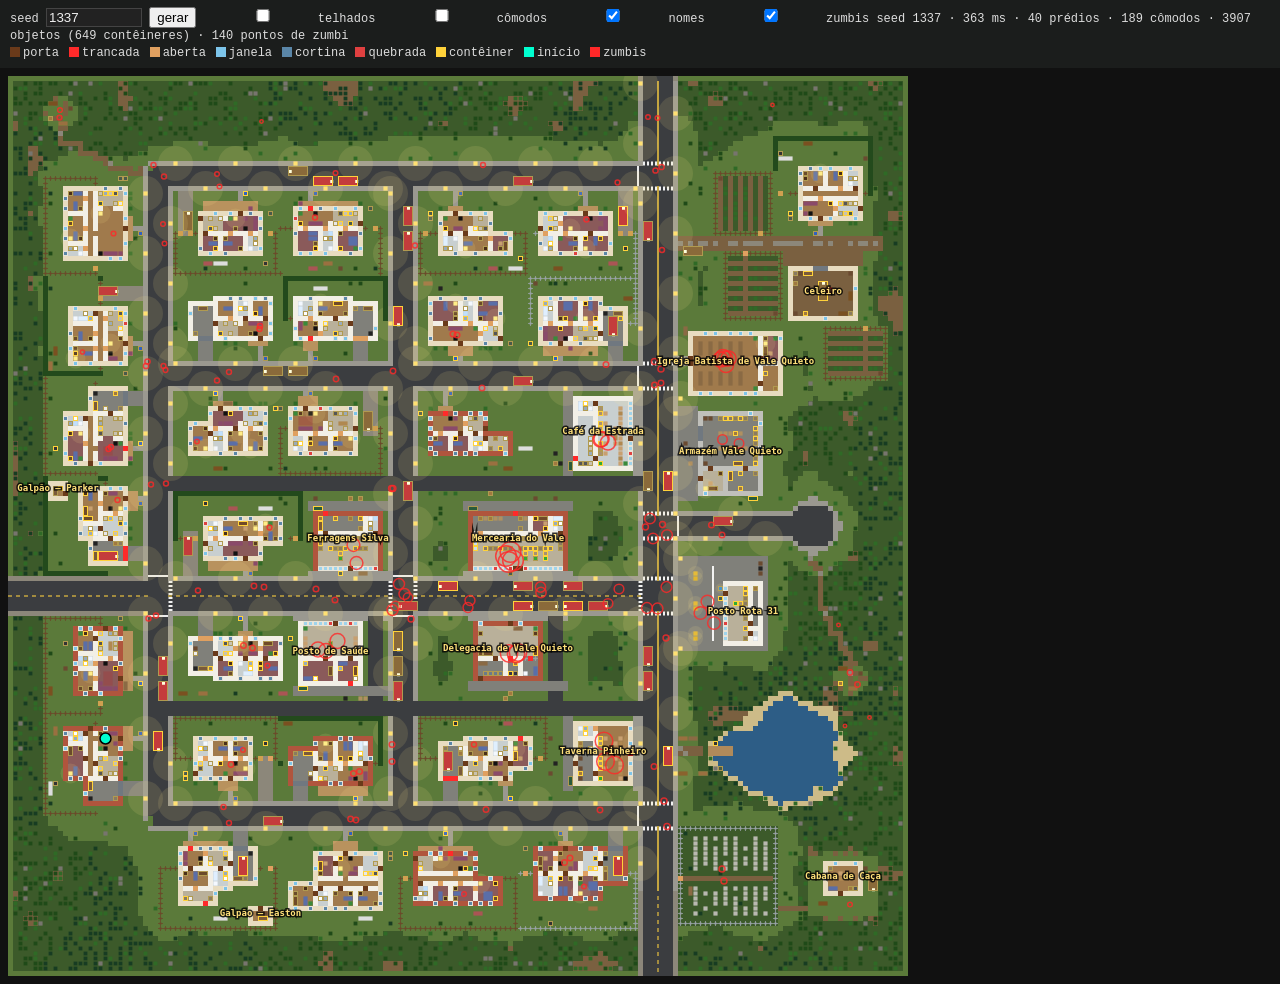
<file: tools/mapview.html>
<!DOCTYPE html>
<html lang="pt-br">
<head>
<meta charset="UTF-8">
<title>Vale Quieto — visualizador do mapa</title>
<style>
  body { margin: 0; background: #111; color: #ddd; font: 12px/1.4 monospace; }
  #bar { padding: 6px 10px; background: #1b1d1c; position: sticky; top: 0; z-index: 2; }
  #bar input { width: 90px; background: #222; color: #eee; border: 1px solid #444; }
  #bar label { margin-left: 10px; }
  canvas { display: block; margin: 8px; image-rendering: pixelated; }
  #legend span { display: inline-block; margin-right: 10px; }
  #legend i { display: inline-block; width: 10px; height: 10px; margin-right: 3px; vertical-align: -1px; }
</style>
</head>
<body>
<div id="bar">
  seed <input id="seed"> <button id="go">gerar</button>
  <label><input type="checkbox" id="roofs"> telhados</label>
  <label><input type="checkbox" id="rooms"> cômodos</label>
  <label><input type="checkbox" id="labels" checked> nomes</label>
  <label><input type="checkbox" id="zs" checked> zumbis</label>
  <span id="info"></span>
  <div id="legend"></div>
</div>
<canvas id="cv"></canvas>
<script src="../js/core.js"></script>
<script src="../js/items.js"></script>
<script src="../js/world.js"></script>
<script>
(function () {
  const G = window.G, F = G.FLOOR, W = G.WALL, WS = G.WS;
  const P = G.params;
  const S = +(P.scale || 5);
  const $ = (id) => document.getElementById(id);
  $('seed').value = P.seed != null ? P.seed : 1337;
  $('roofs').checked = P.roofs === '1';
  $('rooms').checked = P.rooms === '1';
  if (P.labels === '0') $('labels').checked = false;
  if (P.zs === '0') $('zs').checked = false;

  const FLOOR_COL = {
    [F.NONE]: '#000', [F.GRASS]: '#5b7a3a', [F.DIRT]: '#7a6040', [F.ASPHALT]: '#3b3d40', [F.SIDEWALK]: '#9a9890',
    [F.WOOD]: '#a07a4c', [F.TILE]: '#c8cfd0', [F.CARPET]: '#8a5a5a', [F.CONCRETE]: '#80807a', [F.WATER]: '#2d5d86',
    [F.ROAD_LINE]: '#d8b83a', [F.GRAVEL]: '#8c877a', [F.DARK_GRASS]: '#3c5a2a', [F.SAND]: '#cdbb88', [F.LINOLEUM]: '#b9b09a',
    [F.DOCK]: '#b08a5a', [F.PORCH]: '#b8925e', [F.POOL]: '#4ab0d8',
  };
  const WALL_COL = {
    [W.WOOD]: '#e8dcc0', [W.BRICK]: '#b0553d', [W.PLASTER]: '#f2efe6', [W.FENCE_WOOD]: '#6b4a2a', [W.FENCE_METAL]: '#9aa3a8',
    [W.HEDGE]: '#234a1c', [W.CONCRETE]: '#c0c0bb', [W.GLASS]: '#9fd4ec', [W.WINDOW]: '#7cc4ea', [W.DOOR]: '#6a3a1a', [W.GARAGE_DOOR]: '#707880',
    [W.FENCE_GATE]: '#d0a050',
  };
  const MARK_STYLE = { center_dashed: ['#e8c040', [S * 0.8, S * 0.8], 1.2], center_solid: ['#e8c040', [], 1.6], crosswalk: ['#f0f0f0', [2, 2], S * 0.8],
    stop: ['#ffffff', [], 1.8], parking: ['#e8e8e8', [], 1], rail: ['#5a4a3a', [3, 2], S * 0.9], court: ['#f0f0f0', [], 1] };
  const OBJ_COL = {
    tree: '#1f4a18', pine: '#173c22', bush: '#2f6a26', rock: '#77756e', car: '#c43c3c', police_car: '#1b2a6a', ambulance: '#f0f0f0',
    lamp_post: '#ffe070', mailbox: '#3060c0', trash_can: '#4a5a4a', dumpster: '#2a5a3a', bench: '#8a6a44', fuel_pump: '#e0b020',
    grave: '#b8b8b0', rug: 'rgba(160,60,60,0.45)', fence_gate: '#c09050', tire: '#222', barrel: '#6a4a30', log_pile: '#7a5020',
    pickup: '#8a6a3a', grill: '#333', clothesline: '#ddd', watchtower: '#6a4a2a', fountain: '#9ac8e0',
    picnic_table: '#9a7040', swing: '#aa5555', pallet: '#b09060', crate: '#a07840',
  };
  const FURN = '#2a2320';
  // mobília: cor + letra (desenhada quando a escala >= 12)
  const FURN_STYLE = {
    bed: ['#5a6ea8', 'B'], double_bed: ['#5a6ea8', 'B'], sofa: ['#8a4a6a', 'S'], armchair: ['#8a4a6a', 'a'], tv: ['#111', 'T'],
    table: ['#b08850', 't'], chair: ['#c8a070', 'c'], desk: ['#704a28', 'D'], bookshelf: ['#5a3a20', 'E'], wardrobe: ['#4a2e18', 'W'],
    dresser: ['#6a4a2a', 'd'], fridge: ['#e8e8e8', 'F'], stove: ['#555', 'O'], sink: ['#9ab', 's'], kitchen_counter: ['#c9c2b0', 'k'],
    counter: ['#a89070', 'k'], toilet: ['#f4f8ff', 'v'], bathtub: ['#dfefff', 'b'], shower: ['#bfe0ff', 'h'], medicine_cabinet: ['#fff', '+'],
    shelf: ['#8a7a60', '#'], cash_register: ['#3a3', '$'], freezer: ['#cde', 'Z'], locker: ['#6a7a8a', 'L'], gun_locker: ['#334', 'G'],
    workbench: ['#7a5a3a', 'w'], washing_machine: ['#eee', 'm'], lamp: ['#fe8', 'l'], plant: ['#3a8a3a', 'p'], vending_machine: ['#38c', 'V'],
  };

  const cv = $('cv'), ctx = cv.getContext('2d');
  function draw() {
    const seed = (+$('seed').value | 0) >>> 0;
    const t0 = performance.now();
    const m = G.world.generate(seed);
    const dt = performance.now() - t0;
    cv.width = m.w * S; cv.height = m.h * S;
    for (let y = 0; y < m.h; y++) for (let x = 0; x < m.w; x++) {
      const i = y * m.w + x;
      ctx.fillStyle = FLOOR_COL[m.floor[i]] || '#f0f';
      ctx.fillRect(x * S, y * S, S, S);
    }
    // marcas de rua (linhas finas)
    for (const mk of m.roadMarks || []) {
      const st = MARK_STYLE[mk.type] || ['#f0f', [], 1];
      ctx.strokeStyle = st[0]; ctx.setLineDash(st[1]); ctx.lineWidth = st[2];
      ctx.beginPath(); ctx.moveTo(mk.x0 * S, mk.y0 * S); ctx.lineTo(mk.x1 * S, mk.y1 * S); ctx.stroke();
    }
    ctx.setLineDash([]);
    for (const b of m.bridges || []) { ctx.strokeStyle = '#ddd'; ctx.lineWidth = 1; ctx.strokeRect(b.x * S, b.y * S, b.w * S, b.h * S); }
    if ($('rooms').checked) {
      for (const r of m.rooms) {
        ctx.fillStyle = 'hsla(' + ((r.id * 67) % 360) + ',70%,55%,0.35)';
        for (let y = r.y; y < r.y + r.h; y++) for (let x = r.x; x < r.x + r.w; x++) if (m.room[y * m.w + x] === r.id) ctx.fillRect(x * S, y * S, S, S);
      }
    }
    // objetos
    for (const o of m.objects) {
      const fs = FURN_STYLE[o.type];
      const col = OBJ_COL[o.type] || (fs ? fs[0] : FURN);
      ctx.fillStyle = col;
      const pad = o.type === 'tree' || o.type === 'pine' || o.type === 'bush' ? S * 0.12 : S * 0.08;
      ctx.fillRect(o.x * S + pad, o.y * S + pad, o.w * S - pad * 2, o.h * S - pad * 2);
      if (o.type === 'car' || o.type === 'police_car' || o.type === 'ambulance' || o.type === 'pickup') { // capô
        const cx = (o.x + o.w / 2) * S, cy = (o.y + o.h / 2) * S, d = [[1, 0], [0, 1], [-1, 0], [0, -1]][o.rot];
        ctx.fillStyle = '#ffd'; ctx.fillRect(cx + d[0] * (o.w * S / 2 - S * 0.35) - 1, cy + d[1] * (o.h * S / 2 - S * 0.35) - 1, 3, 3);
      }
      if (fs && S >= 12) {
        ctx.fillStyle = '#000'; ctx.font = 'bold ' + Math.floor(S * 0.7) + 'px monospace'; ctx.textAlign = 'center'; ctx.textBaseline = 'middle';
        ctx.fillText(fs[1], (o.x + o.w / 2) * S, (o.y + o.h / 2) * S + 1);
        if (o.type !== 'rug') { // marca a frente do objeto
          const d = [[1, 0], [0, 1], [-1, 0], [0, -1]][o.rot];
          ctx.fillStyle = 'rgba(255,255,255,0.8)';
          ctx.fillRect((o.x + o.w / 2 + d[0] * (o.w / 2 - 0.12)) * S - 1.5, (o.y + o.h / 2 + d[1] * (o.h / 2 - 0.12)) * S - 1.5, 3, 3);
        }
      }
      if (o.container) { ctx.strokeStyle = o.container.items.length ? '#ffd23a' : '#b09a50'; ctx.lineWidth = 1; ctx.strokeRect(o.x * S + 0.5, o.y * S + 0.5, o.w * S - 1, o.h * S - 1); }
      if (o.light) { ctx.fillStyle = 'rgba(255,230,140,0.12)'; ctx.beginPath(); ctx.arc((o.x + 0.5) * S, (o.y + 0.5) * S, o.light.radius * S * 0.5, 0, 7); ctx.fill(); }
    }
    // paredes
    for (let y = 0; y < m.h; y++) for (let x = 0; x < m.w; x++) {
      const i = y * m.w + x, wv = m.wall[i];
      if (!wv) continue;
      const st = m.wallState[i];
      ctx.fillStyle = WALL_COL[wv] || '#f0f';
      if (wv === W.WINDOW || wv === W.GLASS) {
        ctx.fillStyle = '#e8e4d8'; ctx.fillRect(x * S, y * S, S, S);
        ctx.fillStyle = st & WS.BROKEN ? '#e04040' : st & WS.CURTAIN ? '#5a86a8' : WALL_COL[wv];
        ctx.fillRect(x * S + 1, y * S + 1, S - 2, S - 2);
      } else if (wv === W.DOOR || wv === W.GARAGE_DOOR || wv === W.FENCE_GATE) {
        ctx.fillStyle = st & WS.OPEN ? '#e0a060' : st & WS.LOCKED ? '#ff2a2a' : WALL_COL[wv];
        ctx.fillRect(x * S, y * S, S, S);
      } else if (wv === W.FENCE_WOOD || wv === W.FENCE_METAL) {
        ctx.fillRect(x * S + S * 0.3, y * S + S * 0.3, S * 0.4, S * 0.4);
        ctx.fillRect(x * S + S * 0.42, y * S, S * 0.16, S); ctx.fillRect(x * S, y * S + S * 0.42, S, S * 0.16);
      } else ctx.fillRect(x * S, y * S, S, S);
    }
    if ($('roofs').checked) for (const b of m.buildings) {
      ctx.fillStyle = b.roofColor; ctx.globalAlpha = 0.85;
      for (let y = b.y; y < b.y + b.h; y++) for (let x = b.x; x < b.x + b.w; x++) if (m.building[y * m.w + x] === b.id) ctx.fillRect(x * S, y * S, S, S);
      ctx.globalAlpha = 1;
    }
    if ($('zs').checked) for (const z of m.zombieSpawns) {
      ctx.strokeStyle = 'rgba(255,40,40,0.8)'; ctx.lineWidth = 1.5;
      ctx.beginPath(); ctx.arc(z.x * S, z.y * S, 1.5 + z.weight * 2.2, 0, 7); ctx.stroke();
    }
    // ponto inicial
    const sp = m.spawnPoint;
    ctx.fillStyle = '#00ffd0'; ctx.strokeStyle = '#000';
    ctx.beginPath(); ctx.arc(sp.x * S, sp.y * S, S * 1.1, 0, 7); ctx.fill(); ctx.stroke();
    if ($('labels').checked) {
      ctx.font = 'bold ' + Math.max(9, S * 1.6) + 'px monospace'; ctx.textAlign = 'center';
      for (const b of m.buildings) {
        if (b.type === 'house' && S < 6) continue;
        const txt = b.name.replace('Casa dos ', '');
        const x = (b.x + b.w / 2) * S, y = (b.y + b.h / 2) * S;
        ctx.lineWidth = 3; ctx.strokeStyle = 'rgba(0,0,0,0.8)'; ctx.strokeText(txt, x, y);
        ctx.fillStyle = b.type === 'house' ? '#fff' : '#ffe07a'; ctx.fillText(txt, x, y);
      }
    }
    const cont = m.objects.filter((o) => o.container).length;
    $('info').textContent = `  seed ${seed} · ${dt.toFixed(0)} ms · ${m.buildings.length} prédios · ${m.rooms.length} cômodos · ${m.objects.length} objetos (${cont} contêineres) · ${m.zombieSpawns.length} pontos de zumbi`;
    window.MAP = m;
  }
  const L = [['porta', WALL_COL[W.DOOR]], ['trancada', '#ff2a2a'], ['aberta', '#e0a060'], ['janela', WALL_COL[W.WINDOW]], ['cortina', '#5a86a8'],
    ['quebrada', '#e04040'], ['contêiner', '#ffd23a'], ['início', '#00ffd0'], ['zumbis', '#ff2828']];
  $('legend').innerHTML = L.map(([n, c]) => `<span><i style="background:${c}"></i>${n}</span>`).join('');
  $('go').onclick = draw;
  for (const id of ['roofs', 'rooms', 'labels', 'zs']) $(id).onchange = draw;
  draw();
})();
</script>
</body>
</html>
</file>
<file: css/style.css>
/* STUB — será substituído pela etapa de UI */
html, body { margin: 0; padding: 0; overflow: hidden; background: #0b0d0c; }
#game { display: block; width: 100vw; height: 100vh; }
#ui { position: fixed; inset: 0; pointer-events: none; font-family: Georgia, serif; color: #ddd; }
</file>
